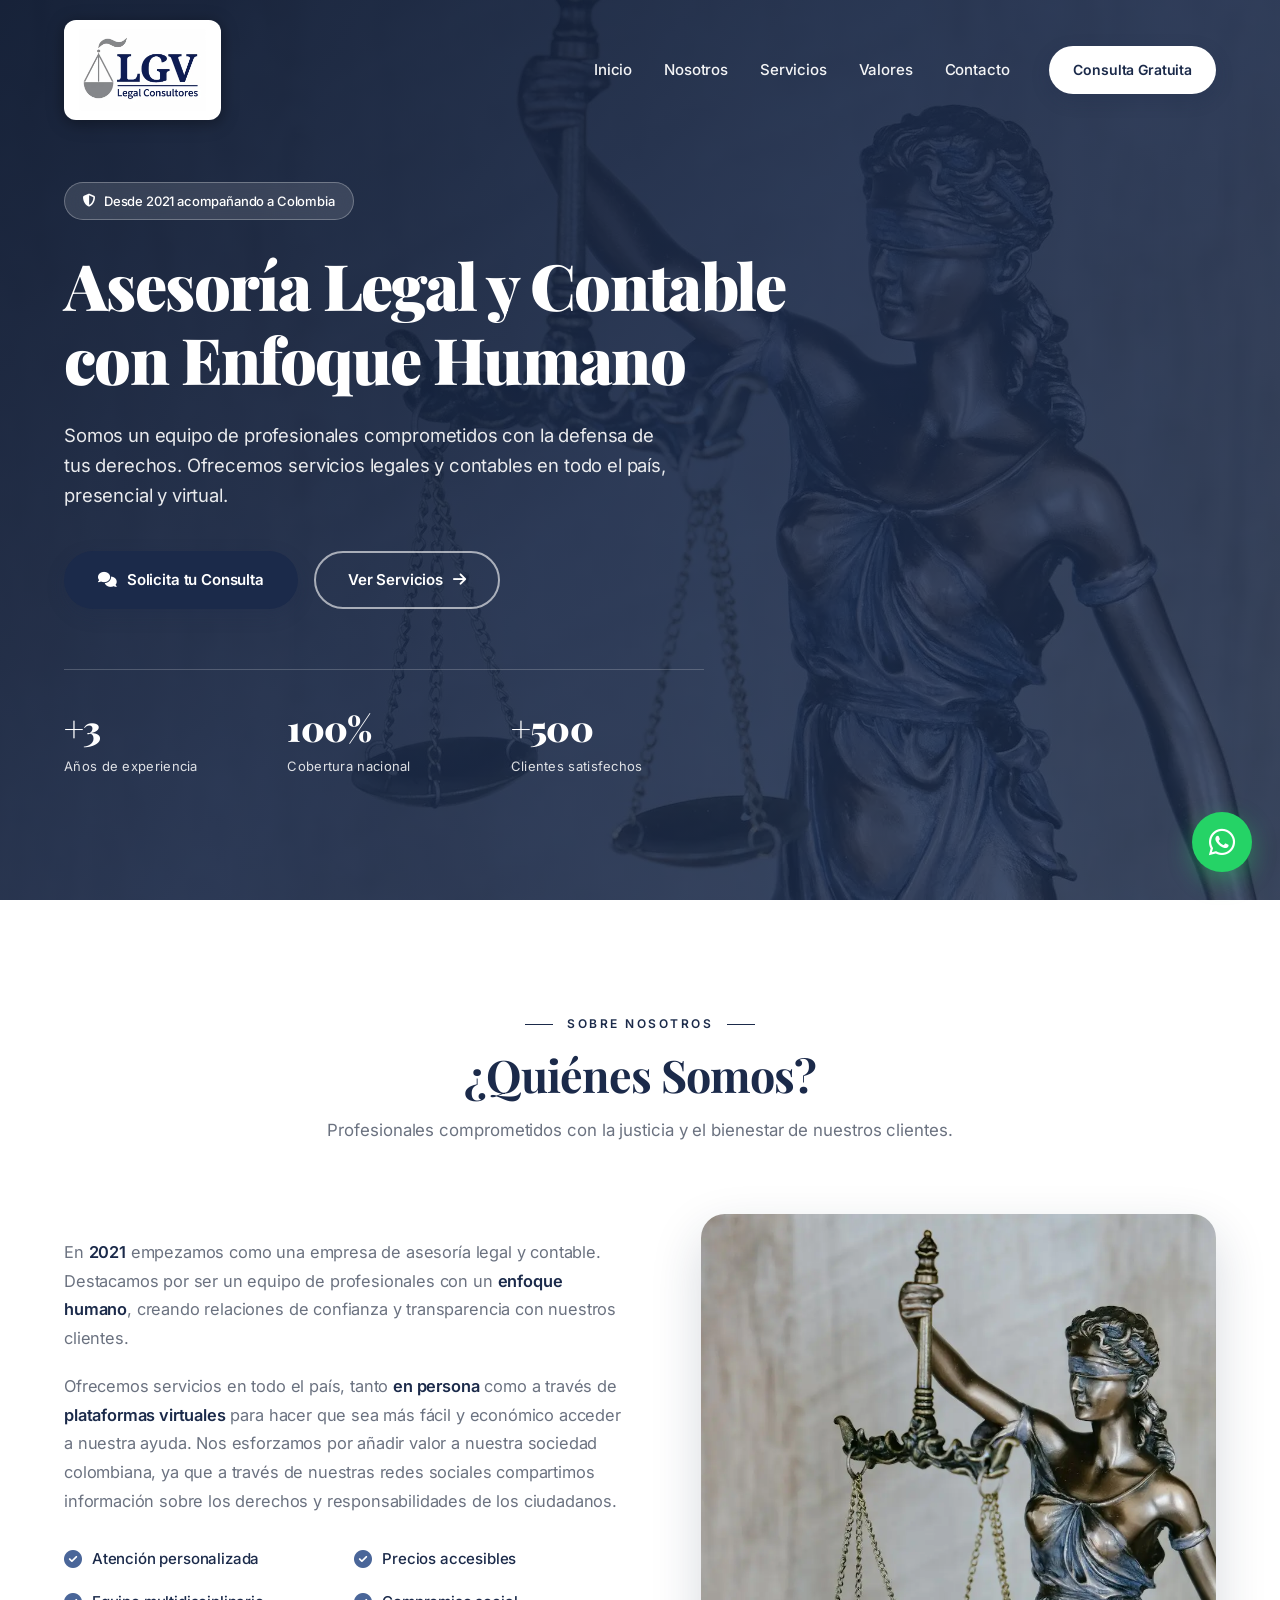
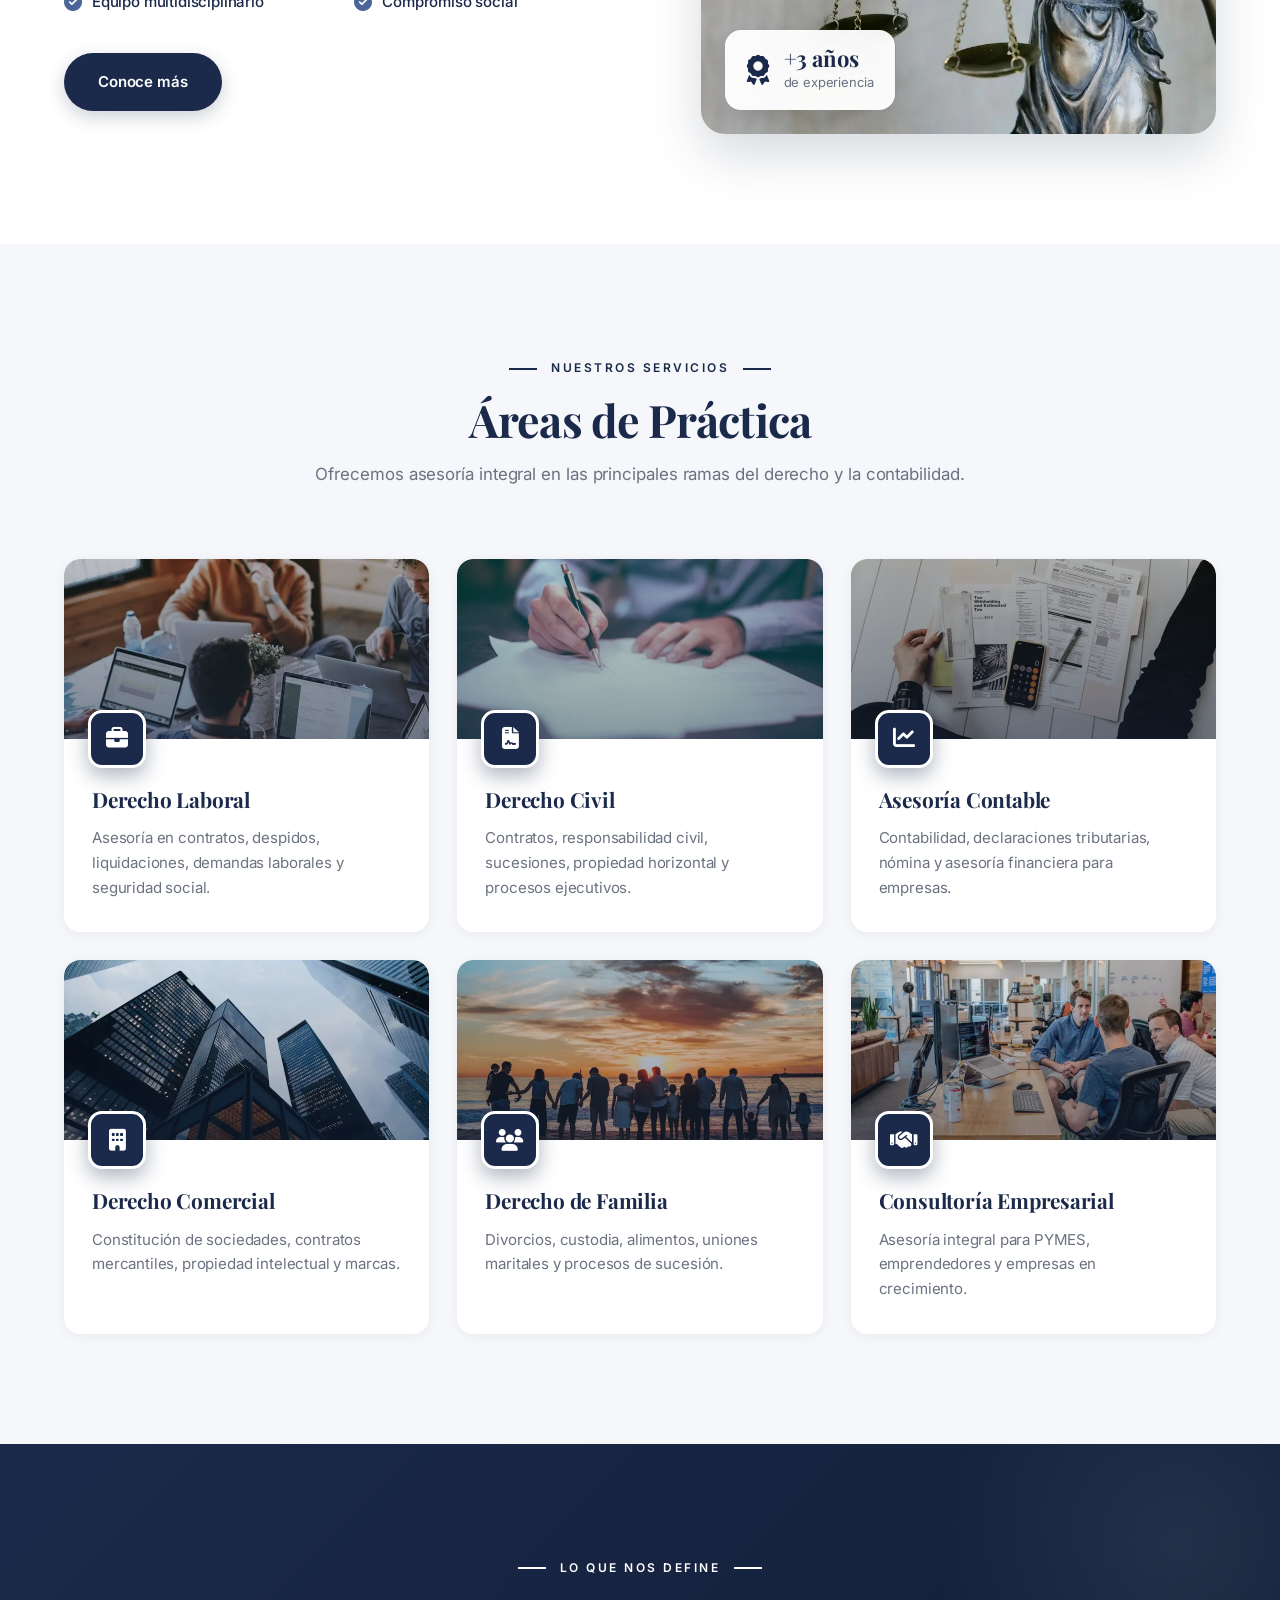
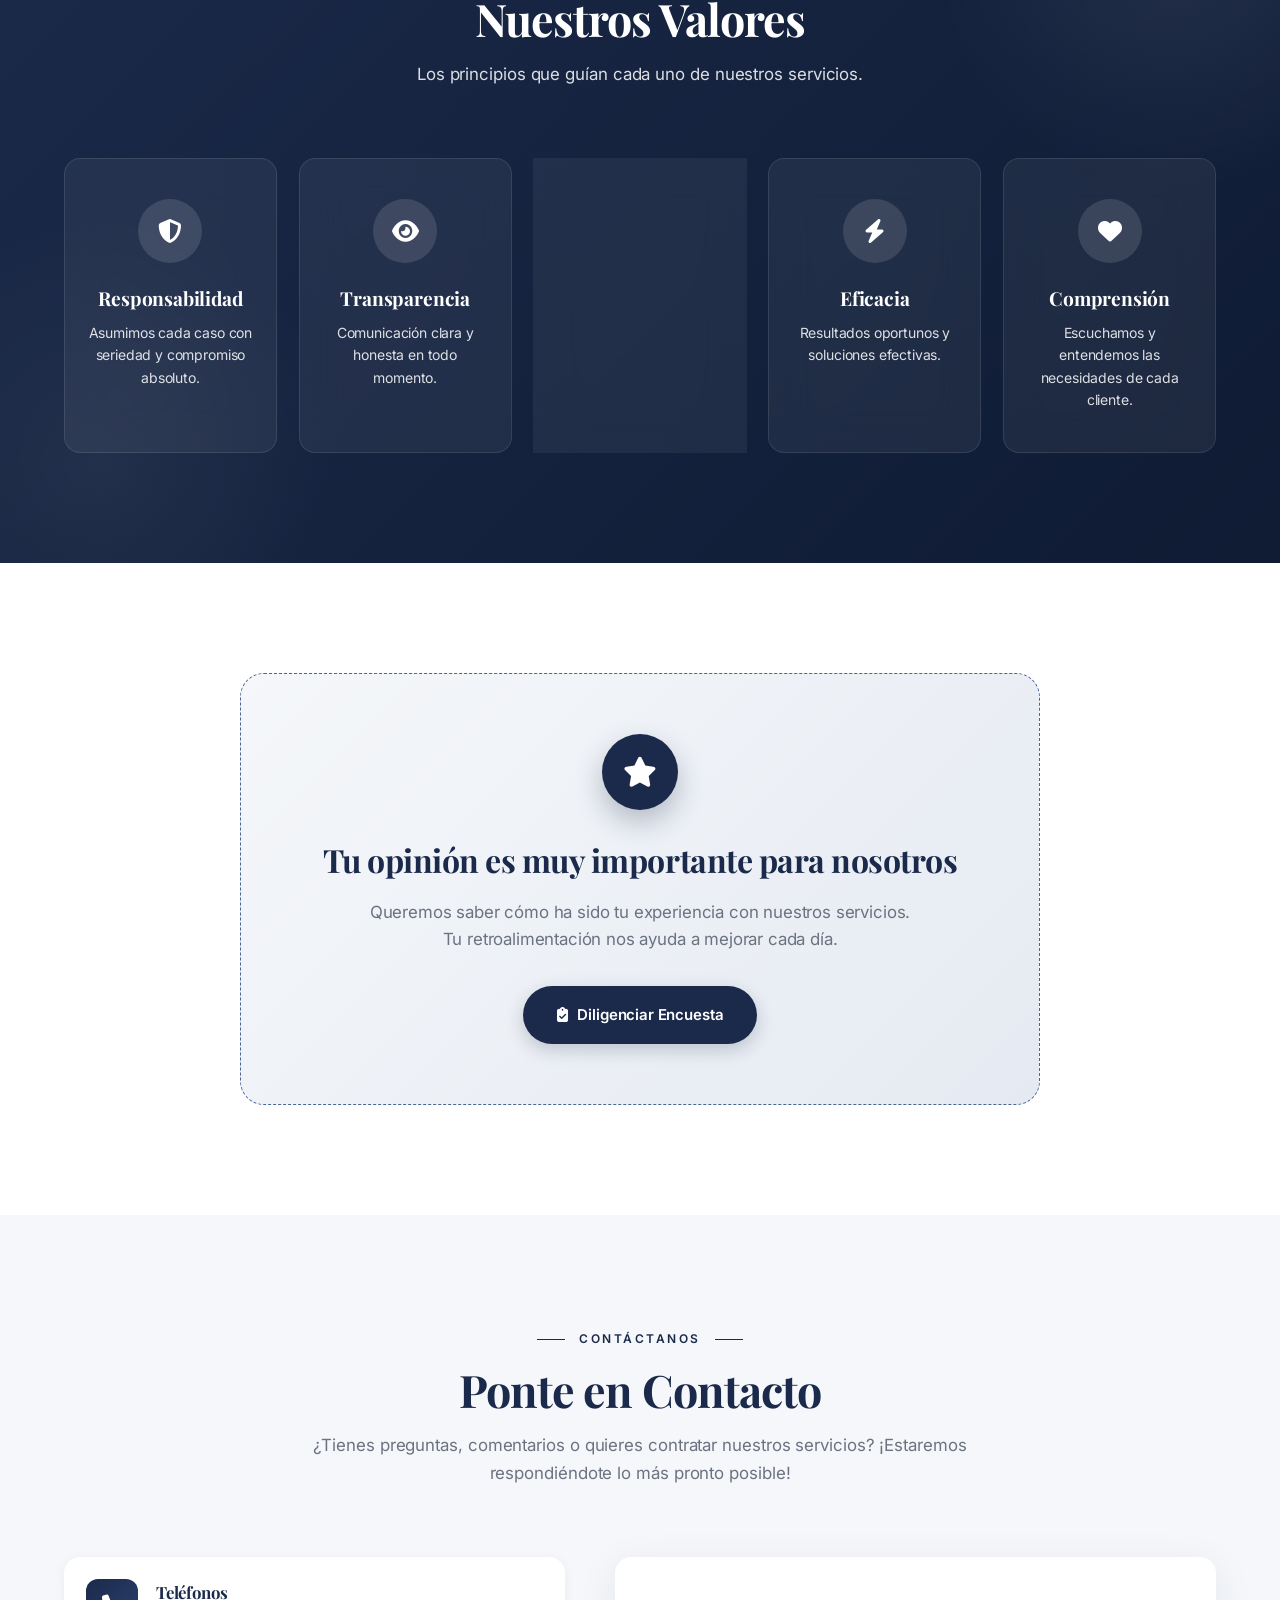
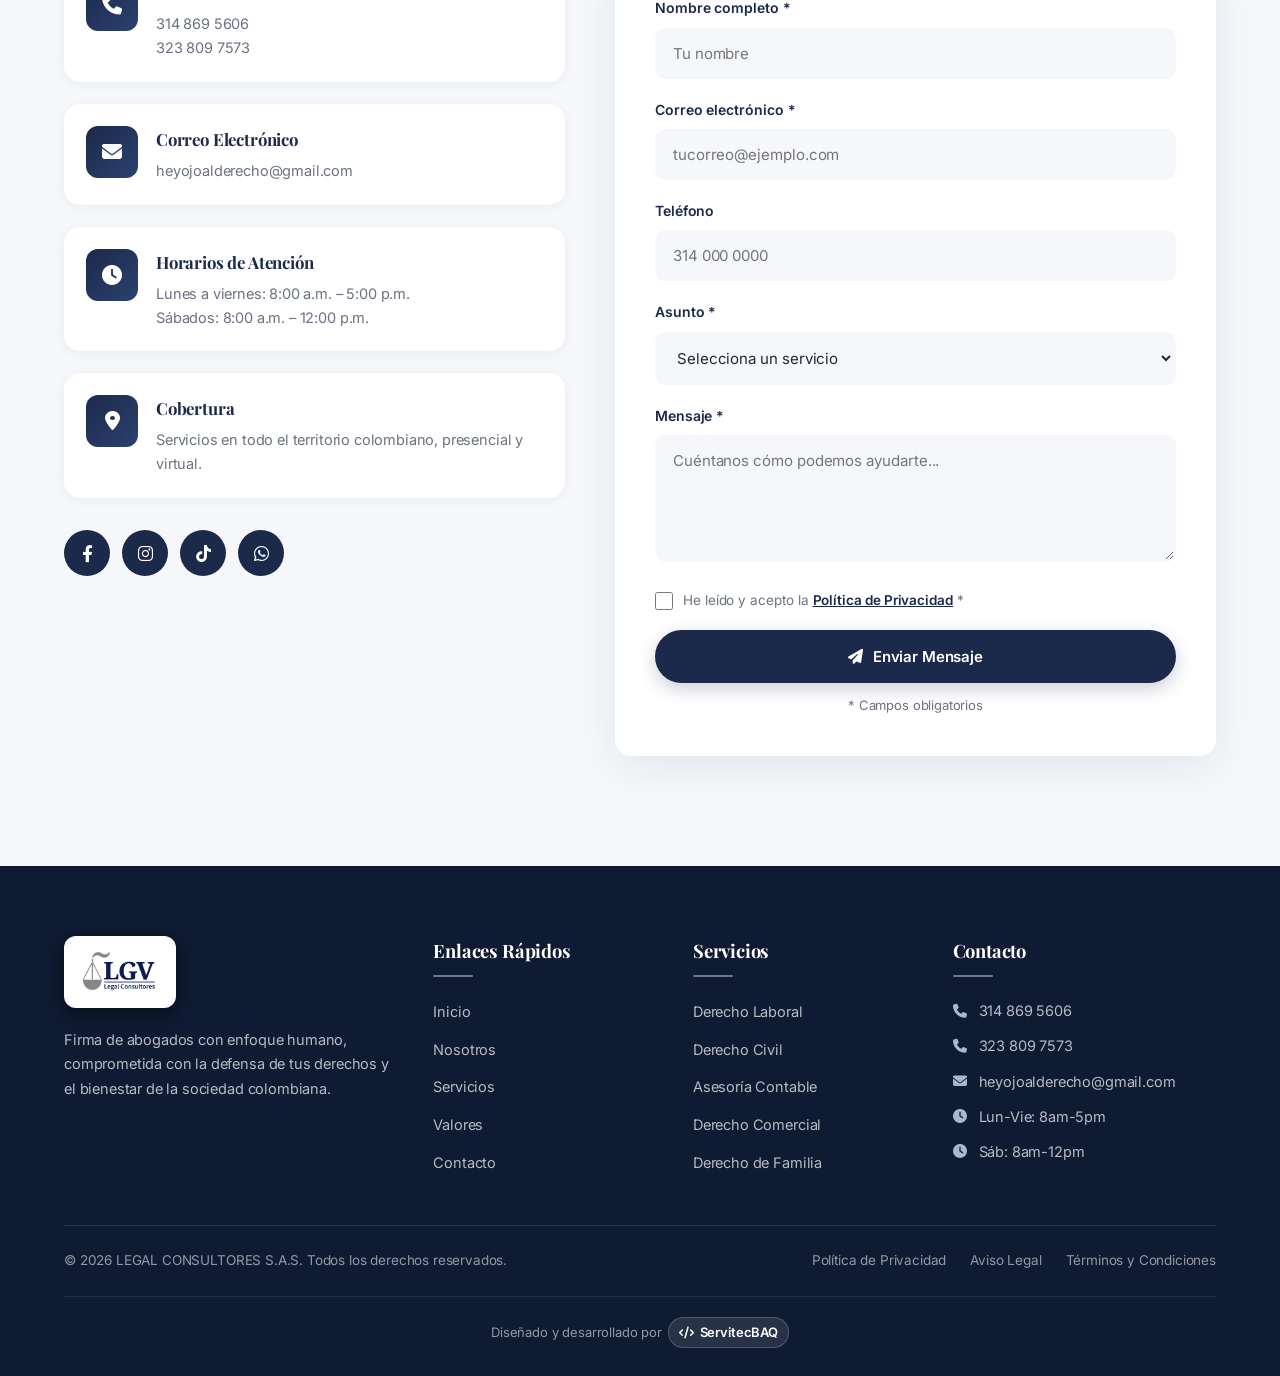
<file: index.html>
<!DOCTYPE html>
<html lang="es">
<head>
    <meta charset="UTF-8">
    <meta name="viewport" content="width=device-width, initial-scale=1.0, viewport-fit=cover">
    <meta name="description" content="LEGAL CONSULTORES S.A.S - Firma de abogados con enfoque humano. Asesoría legal y contable en toda Colombia. Consulta gratuita.">
    <meta name="keywords" content="abogados Colombia, asesoría legal, asesoría contable, consultores legales, derecho laboral, derecho civil">
    <meta name="author" content="LEGAL CONSULTORES S.A.S">
    <meta name="google-site-verification" content="rO4uZGSVhFXaSYaI8JaKTr7Zx9CF3KIlQY3F6qP6BrY" />
    <meta name="theme-color" content="#1B2A4A">
    <title>LEGAL CONSULTORES S.A.S | Asesoría Legal y Contable en Colombia</title>

    <!-- Favicon -->
    <link rel="icon" type="image/svg+xml" href="favicon.svg">

    <!-- Styles: incluye las fuentes autohospedadas y los iconos -->
    <link rel="stylesheet" href="styles.css">

    <!-- Criticos: fuentes, iconos y fondo del hero (LCP) -->
    <link rel="preload" as="font" type="font/woff2" href="webfonts/playfair-latin.woff2" crossorigin>
    <link rel="preload" as="font" type="font/woff2" href="webfonts/inter-latin.woff2" crossorigin>
    <link rel="preload" as="font" type="font/woff2" href="webfonts/fa-solid-subset.woff2" crossorigin>
    <link rel="preload" as="image" href="img/hero-m.webp" media="(max-width: 900px)" fetchpriority="high">
    <link rel="preload" as="image" href="img/hero-d.webp" media="(min-width: 901px)" fetchpriority="high">
    <!-- SEO y redes sociales -->
    <link rel="canonical" href="https://lgvlegalconsultores.com/">
    <meta property="og:type" content="website">
    <meta property="og:locale" content="es_CO">
    <meta property="og:site_name" content="LGV Legal Consultores">
    <meta property="og:title" content="LEGAL CONSULTORES S.A.S | Asesoría Legal y Contable en Colombia">
    <meta property="og:description" content="Firma de abogados con enfoque humano. Asesoría legal y contable en toda Colombia, presencial y virtual. Consulta gratuita.">
    <meta property="og:url" content="https://lgvlegalconsultores.com/">
    <meta property="og:image" content="https://lgvlegalconsultores.com/img/og-lgv.jpg">
    <meta property="og:image:width" content="1200">
    <meta property="og:image:height" content="630">
    <meta property="og:image:alt" content="Logotipo de LGV Legal Consultores sobre una balanza de la justicia">
    <meta name="twitter:card" content="summary_large_image">
    <meta name="twitter:title" content="LEGAL CONSULTORES S.A.S | Asesoría Legal y Contable en Colombia">
    <meta name="twitter:description" content="Firma de abogados con enfoque humano. Asesoría legal y contable en toda Colombia, presencial y virtual. Consulta gratuita.">
    <meta name="twitter:image" content="https://lgvlegalconsultores.com/img/og-lgv.jpg">

    <script type="application/ld+json">
    {
      "@context": "https://schema.org",
      "@type": "LegalService",
      "name": "LEGAL CONSULTORES S.A.S",
      "alternateName": "LGV Legal Consultores",
      "url": "https://lgvlegalconsultores.com/",
      "logo": "https://lgvlegalconsultores.com/img/logo-lgv.webp",
      "image": "https://lgvlegalconsultores.com/img/og-lgv.jpg",
      "description": "Firma de abogados con enfoque humano. Asesoría legal y contable en toda Colombia, presencial y virtual. Consulta gratuita.",
      "telephone": "+57 314 869 5606",
      "email": "heyojoalderecho@gmail.com",
      "foundingDate": "2021",
      "areaServed": {
        "@type": "Country",
        "name": "Colombia"
      },
      "openingHoursSpecification": [
        {
          "@type": "OpeningHoursSpecification",
          "dayOfWeek": [
            "Monday",
            "Tuesday",
            "Wednesday",
            "Thursday",
            "Friday"
          ],
          "opens": "08:00",
          "closes": "17:00"
        },
        {
          "@type": "OpeningHoursSpecification",
          "dayOfWeek": "Saturday",
          "opens": "08:00",
          "closes": "12:00"
        }
      ],
      "knowsAbout": [
        "Derecho laboral",
        "Derecho civil",
        "Derecho comercial",
        "Derecho de familia",
        "Asesoría contable",
        "Consultoría empresarial"
      ],
      "sameAs": [
        "https://www.facebook.com/Heyojoalderecho",
        "https://www.instagram.com/lgvlegalconsultores/",
        "https://www.tiktok.com/@lgv.legal.consult"
      ]
    }
    </script>
    <!-- Microsoft Clarity -->
    <script type="text/javascript">
    (function(c,l,a,r,i,t,y){
        c[a]=c[a]||function(){(c[a].q=c[a].q||[]).push(arguments)};
        t=l.createElement(r);t.async=1;t.src="https://www.clarity.ms/tag/"+i;
        y=l.getElementsByTagName(r)[0];y.parentNode.insertBefore(t,y);
    })(window, document, "clarity", "script", "z2b3axomu8");
    </script>
</head>
<body>

    <!-- ===== HEADER ===== -->
    <header class="header" id="header">
        <div class="container header__container">
            <a href="#inicio" class="logo" aria-label="LGV Legal Consultores - Inicio">
                <img src="img/logo-lgv.webp" width="500" height="323" alt="LGV Legal Consultores" class="logo__image" fetchpriority="high" decoding="async">
            </a>
            <nav class="nav" id="nav">
                <ul class="nav__list">
                    <li><a href="#inicio" class="nav__link">Inicio</a></li>
                    <li><a href="#nosotros" class="nav__link">Nosotros</a></li>
                    <li><a href="#servicios" class="nav__link">Servicios</a></li>
                    <li><a href="#valores" class="nav__link">Valores</a></li>
                    <li><a href="#contacto" class="nav__link">Contacto</a></li>
                </ul>
                <a href="#contacto" class="btn btn--primary nav__cta">Consulta Gratuita</a>
            </nav>

            <button class="nav-toggle" id="navToggle" aria-label="Abrir menú" aria-expanded="false">
                <span></span><span></span><span></span>
            </button>
        </div>
    </header>

    <!-- Overlay menú móvil -->
    <div class="nav-overlay" id="navOverlay"></div>

    <!-- ===== HERO ===== -->
    <section class="hero" id="inicio">
        <div class="hero__overlay"></div>
        <div class="container hero__container">
            <div class="hero__content">
                <span class="hero__badge">
                    <i class="fas fa-shield-alt"></i> Desde 2021 acompañando a Colombia
                </span>
                <h1 class="hero__title">
                    Asesoría Legal y Contable con <span class="highlight">Enfoque Humano</span>
                </h1>
                <p class="hero__subtitle">
                    Somos un equipo de profesionales comprometidos con la defensa de tus derechos.
                    Ofrecemos servicios legales y contables en todo el país, presencial y virtual.
                </p>
                <div class="hero__buttons">
                    <a href="#contacto" class="btn btn--primary">
                        <i class="fas fa-comments"></i> Solicita tu Consulta
                    </a>
                    <a href="#servicios" class="btn btn--outline">
                        Ver Servicios <i class="fas fa-arrow-right"></i>
                    </a>
                </div>
                <div class="hero__stats">
                    <div class="stat">
                        <span class="stat__number">+3</span>
                        <span class="stat__label">Años de experiencia</span>
                    </div>
                    <div class="stat">
                        <span class="stat__number">100%</span>
                        <span class="stat__label">Cobertura nacional</span>
                    </div>
                    <div class="stat">
                        <span class="stat__number">+500</span>
                        <span class="stat__label">Clientes satisfechos</span>
                    </div>
                </div>
            </div>
        </div>
    </section>

    <!-- ===== NOSOTROS ===== -->
    <section class="about section" id="nosotros">
        <div class="container">
            <div class="section__header">
                <span class="section__tag">Sobre Nosotros</span>
                <h2 class="section__title">¿Quiénes Somos?</h2>
                <p class="section__subtitle">
                    Profesionales comprometidos con la justicia y el bienestar de nuestros clientes.
                </p>
            </div>

            <div class="about__grid">
                <div class="about__content">
                    <p class="about__text">
                        En <strong>2021</strong> empezamos como una empresa de asesoría legal y contable.
                        Destacamos por ser un equipo de profesionales con un <strong>enfoque humano</strong>,
                        creando relaciones de confianza y transparencia con nuestros clientes.
                    </p>
                    <p class="about__text">
                        Ofrecemos servicios en todo el país, tanto <strong>en persona</strong> como a través de
                        <strong>plataformas virtuales</strong> para hacer que sea más fácil y económico acceder
                        a nuestra ayuda. Nos esforzamos por añadir valor a nuestra sociedad colombiana, ya que
                        a través de nuestras redes sociales compartimos información sobre los derechos y
                        responsabilidades de los ciudadanos.
                    </p>

                    <ul class="about__features">
                        <li><i class="fas fa-check-circle"></i> Atención personalizada</li>
                        <li><i class="fas fa-check-circle"></i> Precios accesibles</li>
                        <li><i class="fas fa-check-circle"></i> Equipo multidisciplinario</li>
                        <li><i class="fas fa-check-circle"></i> Compromiso social</li>
                    </ul>

                    <a href="#contacto" class="btn btn--primary">Conoce más</a>
                </div>

                <div class="about__image">
                    <div class="about__image-wrapper">
                        <img src="img/about.webp" width="880" height="880"
                             alt="Equipo de abogados de LEGAL CONSULTORES" loading="lazy" decoding="async">
                        <div class="about__badge">
                            <i class="fas fa-award"></i>
                            <div>
                                <strong>+3 años</strong>
                                <span>de experiencia</span>
                            </div>
                        </div>
                    </div>
                </div>
            </div>
        </div>
    </section>

    <!-- ===== SERVICIOS ===== -->
    <section class="services section" id="servicios">
        <div class="container">
            <div class="section__header">
                <span class="section__tag">Nuestros Servicios</span>
                <h2 class="section__title">Áreas de Práctica</h2>
                <p class="section__subtitle">
                    Ofrecemos asesoría integral en las principales ramas del derecho y la contabilidad.
                </p>
            </div>
            <div class="services__grid">
    <!-- Derecho Laboral -->
    <article class="service-card">
        <div class="service-card__image">
            <div class="service-card__slider">
                <img src="img/servicios/1521737711867-e3b97375f902.webp" width="746" height="360" alt="Derecho Laboral - Equipo de trabajo" loading="lazy" class="active" decoding="async">
                <img src="img/servicios/1521791136064-7986c2920216.webp" width="746" height="360" alt="Derecho Laboral - Contrato laboral" loading="lazy" decoding="async">
                <img src="img/servicios/1454165804606-c3d57bc86b40.webp" width="746" height="360" alt="Derecho Laboral - Reunión de negocios" loading="lazy" decoding="async">
            </div>
        </div>
        <div class="service-card__icon"><i class="fas fa-briefcase"></i></div>
        <div class="service-card__body">
            <h3 class="service-card__title">Derecho Laboral</h3>
            <p class="service-card__text">
                Asesoría en contratos, despidos, liquidaciones, demandas laborales y seguridad social.
            </p>
        </div>
    </article>

    <!-- Derecho Civil -->
    <article class="service-card">
        <div class="service-card__image">
            <div class="service-card__slider">
                <img src="img/servicios/1450101499163-c8848c66ca85.webp" width="746" height="360" alt="Derecho Civil - Firma de documentos" loading="lazy" class="active" decoding="async">
                <img src="img/servicios/1589391886645-d51941baf7fb.webp" width="746" height="360" alt="Derecho Civil - Contratos legales" loading="lazy" decoding="async">
                <img src="img/servicios/1505664194779-8beaceb93744.webp" width="746" height="360" alt="Derecho Civil - Libros de derecho" loading="lazy" decoding="async">
            </div>
        </div>
        <div class="service-card__icon"><i class="fas fa-file-contract"></i></div>
        <div class="service-card__body">
            <h3 class="service-card__title">Derecho Civil</h3>
            <p class="service-card__text">
                Contratos, responsabilidad civil, sucesiones, propiedad horizontal y procesos ejecutivos.
            </p>
        </div>
    </article>

    <!-- Asesoría Contable -->
    <article class="service-card">
        <div class="service-card__image">
            <div class="service-card__slider">
                <img src="img/servicios/1554224155-6726b3ff858f.webp" width="746" height="360" alt="Asesoría Contable - Documentos financieros" loading="lazy" class="active" decoding="async">
                <img src="img/servicios/1554224154-26032ffc0d07.webp" width="746" height="360" alt="Asesoría Contable - Cálculos y análisis" loading="lazy" decoding="async">
                <img src="img/servicios/1454165804606-c3d57bc86b40.webp" width="746" height="360" alt="Asesoría Contable - Reporte financiero" loading="lazy" decoding="async">
            </div>
        </div>
        <div class="service-card__icon"><i class="fas fa-chart-line"></i></div>
        <div class="service-card__body">
            <h3 class="service-card__title">Asesoría Contable</h3>
            <p class="service-card__text">
                Contabilidad, declaraciones tributarias, nómina y asesoría financiera para empresas.
            </p>
        </div>
    </article>

    <!-- Derecho Comercial -->
    <article class="service-card">
        <div class="service-card__image">
            <div class="service-card__slider">
                <img src="img/servicios/1486406146926-c627a92ad1ab.webp" width="746" height="360" alt="Derecho Comercial - Edificios corporativos" loading="lazy" class="active" decoding="async">
                <img src="img/servicios/1454165804606-c3d57bc86b40.webp" width="746" height="360" alt="Derecho Comercial - Reunión de negocios" loading="lazy" decoding="async">
                <img src="img/servicios/1551836022-d5d88e9218df.webp" width="746" height="360" alt="Derecho Comercial - Sociedad mercantil" loading="lazy" decoding="async">
            </div>
        </div>
        <div class="service-card__icon"><i class="fas fa-building"></i></div>
        <div class="service-card__body">
            <h3 class="service-card__title">Derecho Comercial</h3>
            <p class="service-card__text">
                Constitución de sociedades, contratos mercantiles, propiedad intelectual y marcas.
            </p>
        </div>
    </article>

    <!-- Derecho de Familia -->
    <article class="service-card">
        <div class="service-card__image">
            <div class="service-card__slider">
                <img src="img/servicios/1511895426328-dc8714191300.webp" width="746" height="360" alt="Derecho de Familia - Familia unida" loading="lazy" class="active" decoding="async">
                <img src="img/servicios/1609220136736-443140cffec6.webp" width="746" height="360" alt="Derecho de Familia - Padres e hijos" loading="lazy" decoding="async">
                <img src="img/servicios/1591604466107-ec97de577aff.webp" width="746" height="360" alt="Derecho de Familia - Unión familiar" loading="lazy" decoding="async">
            </div>
        </div>
        <div class="service-card__icon"><i class="fas fa-users"></i></div>
        <div class="service-card__body">
            <h3 class="service-card__title">Derecho de Familia</h3>
            <p class="service-card__text">
                Divorcios, custodia, alimentos, uniones maritales y procesos de sucesión.
            </p>
        </div>
    </article>

    <!-- Consultoría Empresarial -->
    <article class="service-card">
        <div class="service-card__image">
            <div class="service-card__slider">
                <img src="img/servicios/1556761175-b413da4baf72.webp" width="746" height="360" alt="Consultoría Empresarial - Reunión" loading="lazy" class="active" decoding="async">
                <img src="img/servicios/1542744173-8e7e53415bb0.webp" width="746" height="360" alt="Consultoría Empresarial - Presentación" loading="lazy" decoding="async">
                <img src="img/servicios/1552664730-d307ca884978.webp" width="746" height="360" alt="Consultoría Empresarial - Estrategia" loading="lazy" decoding="async">
            </div>
        </div>
        <div class="service-card__icon"><i class="fas fa-handshake"></i></div>
        <div class="service-card__body">
            <h3 class="service-card__title">Consultoría Empresarial</h3>
            <p class="service-card__text">
                Asesoría integral para PYMES, emprendedores y empresas en crecimiento.
            </p>
        </div>
    </article>
</div>
        </div>
    </section>

    <!-- ===== VALORES ===== -->
    <section class="values section" id="valores">
        <div class="container">
            <div class="section__header section__header--light">
                <span class="section__tag section__tag--light">Lo que nos define</span>
                <h2 class="section__title section__title--light">Nuestros Valores</h2>
                <p class="section__subtitle section__subtitle--light">
                    Los principios que guían cada uno de nuestros servicios.
                </p>
            </div>

            <div class="values__grid">
                <div class="value-card">
                    <div class="value-card__icon"><i class="fas fa-shield-alt"></i></div>
                    <h3>Responsabilidad</h3>
                    <p>Asumimos cada caso con seriedad y compromiso absoluto.</p>
                </div>

                <div class="value-card">
                    <div class="value-card__icon"><i class="fas fa-eye"></i></div>
                    <h3>Transparencia</h3>
                    <p>Comunicación clara y honesta en todo momento.</p>
                </div>

                <div class="value-card">
                    <div class="value-card__icon"><i class="fas fa-handshake"></i></div>
                    <h3>Confianza</h3>
                    <p>Construimos relaciones duraderas basadas en la credibilidad.</p>
                </div>

                <div class="value-card">
                    <div class="value-card__icon"><i class="fas fa-bolt"></i></div>
                    <h3>Eficacia</h3>
                    <p>Resultados oportunos y soluciones efectivas.</p>
                </div>

                <div class="value-card">
                    <div class="value-card__icon"><i class="fas fa-heart"></i></div>
                    <h3>Comprensión</h3>
                    <p>Escuchamos y entendemos las necesidades de cada cliente.</p>
                </div>
            </div>
        </div>
    </section>

    <!-- ===== ENCUESTA ===== -->
    <section class="survey section">
        <div class="container">
            <div class="survey__box">
                <div class="survey__icon"><i class="fas fa-star"></i></div>
                <h2 class="survey__title">Tu opinión es muy importante para nosotros</h2>
                <p class="survey__text">
                    Queremos saber cómo ha sido tu experiencia con nuestros servicios.
                    Tu retroalimentación nos ayuda a mejorar cada día.
                </p>
                <a href="https://docs.google.com/forms/d/e/1FAIpQLSfSvcBkOB14gTk9qfmu-XFKA4auaKduAy7Q8Je4lbOiNxJfGg/viewform?pli=1" class="btn btn--primary" target="_blank" rel="noopener">
                    <i class="fas fa-clipboard-check"></i> Diligenciar Encuesta
                </a>
            </div>
        </div>
    </section>

    <!-- ===== CONTACTO ===== -->
    <section class="contact section" id="contacto">
        <div class="container">
            <div class="section__header">
                <span class="section__tag">Contáctanos</span>
                <h2 class="section__title">Ponte en Contacto</h2>
                <p class="section__subtitle">
                    ¿Tienes preguntas, comentarios o quieres contratar nuestros servicios?
                    ¡Estaremos respondiéndote lo más pronto posible!
                </p>
            </div>

            <div class="contact__grid">
                <div class="contact__info">
                    <div class="contact__item">
                        <div class="contact__item-icon"><i class="fas fa-phone"></i></div>
                        <div>
                            <h3>Teléfonos</h3>
                            <a href="tel:3148695606">314 869 5606</a>
                            <a href="tel:3238097573">323 809 7573</a>
                        </div>
                    </div>

                    <div class="contact__item">
                        <div class="contact__item-icon"><i class="fas fa-envelope"></i></div>
                        <div>
                            <h3>Correo Electrónico</h3>
                            <a href="mailto:heyojoalderecho@gmail.com">heyojoalderecho@gmail.com</a>
                        </div>
                    </div>

                    <div class="contact__item">
                        <div class="contact__item-icon"><i class="fas fa-clock"></i></div>
                        <div>
                            <h3>Horarios de Atención</h3>
                            <p>Lunes a viernes: 8:00 a.m. – 5:00 p.m.</p>
                            <p>Sábados: 8:00 a.m. – 12:00 p.m.</p>
                        </div>
                    </div>

                    <div class="contact__item">
                        <div class="contact__item-icon"><i class="fas fa-map-marker-alt"></i></div>
                        <div>
                            <h3>Cobertura</h3>
                            <p>Servicios en todo el territorio colombiano, presencial y virtual.</p>
                        </div>
                    </div>

                    <div class="contact__social">
                        <a href="https://www.facebook.com/Heyojoalderecho" aria-label="Facebook" target="_blank" rel="noopener"><i class="fab fa-facebook-f"></i></a>
                        <a href="https://www.instagram.com/lgvlegalconsultores/" aria-label="Instagram" target="_blank" rel="noopener"><i class="fab fa-instagram"></i></a>
                        <a href="https://www.tiktok.com/@lgv.legal.consult" aria-label="TikTok" target="_blank" rel="noopener"><i class="fab fa-tiktok"></i></a>
                        <a href="https://wa.link/cxgte7" aria-label="WhatsApp" target="_blank" rel="noopener"><i class="fab fa-whatsapp"></i></a>
                    </div>
                </div>

                <form class="contact__form" id="contactForm" action="https://api.web3forms.com/submit" method="POST">
                    <!-- Reemplaza TU_ACCESS_KEY_AQUI por la clave que te llegó al correo -->
                    <input type="hidden" name="access_key" value="55069bed-9f83-4003-b927-54aaf3d71ab6">
    
                    <!-- Configuración opcional de Web3Forms -->
                    <input type="hidden" name="subject" value="Nueva consulta desde el sitio web - LGV Legal Consultores">
                    <input type="hidden" name="from_name" value="LGV Legal Consultores">
    
                    <!-- Redirección opcional o formato JSON (si prefieres AJAX mantenemos JSON) -->
                    <input type="checkbox" name="botcheck" class="hidden" style="display: none;">

                    <div class="form-group">
                        <label for="nombre">Nombre completo *</label>
                        <input type="text" id="nombre" name="nombre" required placeholder="Tu nombre" data-clarity-mask="true">
                    </div>

                    <div class="form-group">
                        <label for="email">Correo electrónico *</label>
                        <input type="email" id="email" name="email" required placeholder="tucorreo@ejemplo.com" data-clarity-mask="true">
                    </div>

                    <div class="form-group">
                        <label for="telefono">Teléfono</label>
                        <input type="tel" id="telefono" name="telefono" placeholder="314 000 0000" data-clarity-mask="true">
                    </div>

                    <div class="form-group">
                        <label for="asunto">Asunto *</label>
                        <select id="asunto" name="asunto" required data-clarity-mask="true">
                            <option value="">Selecciona un servicio</option>
                            <option value="laboral">Derecho Laboral</option>
                            <option value="civil">Derecho Civil</option>
                            <option value="contable">Asesoría Contable</option>
                            <option value="comercial">Derecho Comercial</option>
                            <option value="familia">Derecho de Familia</option>
                            <option value="empresarial">Consultoría Empresarial</option>
                            <option value="otro">Otro</option>
                        </select>
                    </div>

                    <div class="form-group">
                        <label for="mensaje">Mensaje *</label>
                        <textarea id="mensaje" name="mensaje" rows="5" required placeholder="Cuéntanos cómo podemos ayudarte..." data-clarity-mask="true"></textarea>
                    </div>

                    <div class="form-group form-group--checkbox">
                        <input type="checkbox" id="privacidad" name="privacidad" required>
                        <label for="privacidad">
                            He leído y acepto la <a href="politica-privacidad.html" target="_blank">Política de Privacidad</a> *
                        </label>
                    </div>

                    <button type="submit" class="btn btn--primary btn--block">
                        <i class="fas fa-paper-plane"></i> Enviar Mensaje
                    </button>
                    <p class="form-note">* Campos obligatorios</p>
                </form>
            </div>
        </div>
    </section>

    <!-- ===== FOOTER ===== -->
    <footer class="footer">
        <div class="container">
            <div class="footer__grid">
                <div class="footer__col">
                    <div class="logo logo--light">
                        <img src="img/logo-lgv.webp" width="500" height="323" alt="LGV Legal Consultores" class="logo__image logo__image--light" loading="lazy" decoding="async">
                    </div>
                    <p class="footer__text">
                        Firma de abogados con enfoque humano, comprometida con la defensa
                        de tus derechos y el bienestar de la sociedad colombiana.
                    </p>
                </div>

                <div class="footer__col">
                    <h4>Enlaces Rápidos</h4>
                    <ul class="footer__links">
                        <li><a href="#inicio">Inicio</a></li>
                        <li><a href="#nosotros">Nosotros</a></li>
                        <li><a href="#servicios">Servicios</a></li>
                        <li><a href="#valores">Valores</a></li>
                        <li><a href="#contacto">Contacto</a></li>
                    </ul>
                </div>

                <div class="footer__col">
                    <h4>Servicios</h4>
                    <ul class="footer__links">
                        <li><a href="#servicios">Derecho Laboral</a></li>
                        <li><a href="#servicios">Derecho Civil</a></li>
                        <li><a href="#servicios">Asesoría Contable</a></li>
                        <li><a href="#servicios">Derecho Comercial</a></li>
                        <li><a href="#servicios">Derecho de Familia</a></li>
                    </ul>
                </div>

                <div class="footer__col">
                    <h4>Contacto</h4>
                    <ul class="footer__contact">
                        <li><i class="fas fa-phone"></i> 314 869 5606</li>
                        <li><i class="fas fa-phone"></i> 323 809 7573</li>
                        <li><i class="fas fa-envelope"></i> heyojoalderecho@gmail.com</li>
                        <li><i class="fas fa-clock"></i> Lun-Vie: 8am-5pm</li>
                        <li><i class="fas fa-clock"></i> Sáb: 8am-12pm</li>
                    </ul>
                </div>
            </div>

            <div class="footer__bottom">
                <p>&copy; <span id="year"></span> LEGAL CONSULTORES S.A.S. Todos los derechos reservados.</p>
                <ul class="footer__legal">
                    <li><a href="politica-privacidad.html">Política de Privacidad</a></li>
                    <li><a href="aviso-legal.html">Aviso Legal</a></li>
                    <li><a href="terminos-condiciones.html">Términos y Condiciones</a></li>
                </ul>
            </div>

            <div class="footer__credit">
                <p>
                    Diseñado y desarrollado por
                    <a href="https://servitecbaq.com" target="_blank" rel="noopener" class="footer__credit-link">
                        <i class="fas fa-code"></i> ServitecBAQ
                    </a>
                </p>
            </div>
        </div>
    </footer>

    <!-- WhatsApp flotante -->
    <a href="https://wa.me/573148695606" class="whatsapp-float" target="_blank" rel="noopener" aria-label="Contactar por WhatsApp">
        <i class="fab fa-whatsapp"></i>
    </a>

    <!-- Volver arriba -->
    <button class="back-to-top" id="backToTop" aria-label="Volver arriba">
        <i class="fas fa-arrow-up"></i>
    </button>

    <!-- Scripts -->
    <script src="js/form.js"></script>
    <script>
        // Año dinámico
        document.getElementById('year').textContent = new Date().getFullYear();

        // Menú móvil
        const navToggle = document.getElementById('navToggle');
        const nav = document.getElementById('nav');
        const navOverlay = document.getElementById('navOverlay');

        function openMenu() {
            nav.classList.add('nav--open');
            navToggle.classList.add('nav-toggle--active');
            navOverlay.classList.add('nav-overlay--visible');
            navToggle.setAttribute('aria-expanded', 'true');
            document.body.style.overflow = 'hidden';
        }
        function closeMenu() {
            nav.classList.remove('nav--open');
            navToggle.classList.remove('nav-toggle--active');
            navOverlay.classList.remove('nav-overlay--visible');
            navToggle.setAttribute('aria-expanded', 'false');
            document.body.style.overflow = '';
        }
        navToggle.addEventListener('click', () => {
            nav.classList.contains('nav--open') ? closeMenu() : openMenu();
        });
        navOverlay.addEventListener('click', closeMenu);
        document.querySelectorAll('.nav__link, .nav__cta').forEach(link => {
            link.addEventListener('click', closeMenu);
        });
        document.addEventListener('keydown', (e) => {
            if (e.key === 'Escape') closeMenu();
        });

        // Header scroll
        const header = document.getElementById('header');
        window.addEventListener('scroll', () => {
            header.classList.toggle('header--scrolled', window.scrollY > 50);
        }, { passive: true });

        // Volver arriba
        const backToTop = document.getElementById('backToTop');
        window.addEventListener('scroll', () => {
            backToTop.classList.toggle('back-to-top--visible', window.scrollY > 400);
        }, { passive: true });
        backToTop.addEventListener('click', () => {
            window.scrollTo({ top: 0, behavior: 'smooth' });
        });

        // Animación scroll reveal
        const observer = new IntersectionObserver((entries) => {
            entries.forEach(entry => {
                if (entry.isIntersecting) {
                    entry.target.classList.add('visible');
                    observer.unobserve(entry.target);
                }
            });
        }, { threshold: 0.1, rootMargin: '0px 0px -50px 0px' });

        document.querySelectorAll('.section__header, .service-card, .value-card, .about__content, .about__image, .contact__info, .contact__form')
            .forEach(el => observer.observe(el));
    </script>
<script>
/* ===== CARRUSEL AUTOMÁTICO DE IMÁGENES ===== */
document.addEventListener('DOMContentLoaded', () => {
    const sliders = document.querySelectorAll('.service-card__slider');
    
    // Respeta preferencias de accesibilidad
    if (window.matchMedia('(prefers-reduced-motion: reduce)').matches) return;
    
    sliders.forEach((slider, index) => {
        const images = slider.querySelectorAll('img');
        if (images.length < 2) return;
        
        let currentIndex = 0;
        
        // Tiempo inicial aleatorio para que no cambien todas a la vez
        const initialDelay = index * 800;
        
        setTimeout(() => {
            setInterval(() => {
                // Quitar active de la actual
                images[currentIndex].classList.remove('active');
                
                // Siguiente imagen
                currentIndex = (currentIndex + 1) % images.length;
                
                // Poner active a la nueva
                images[currentIndex].classList.add('active');
            }, 4000); // Cambia cada 4 segundos
        }, initialDelay);
    });
});
</script>
</body>
</html>
</file>
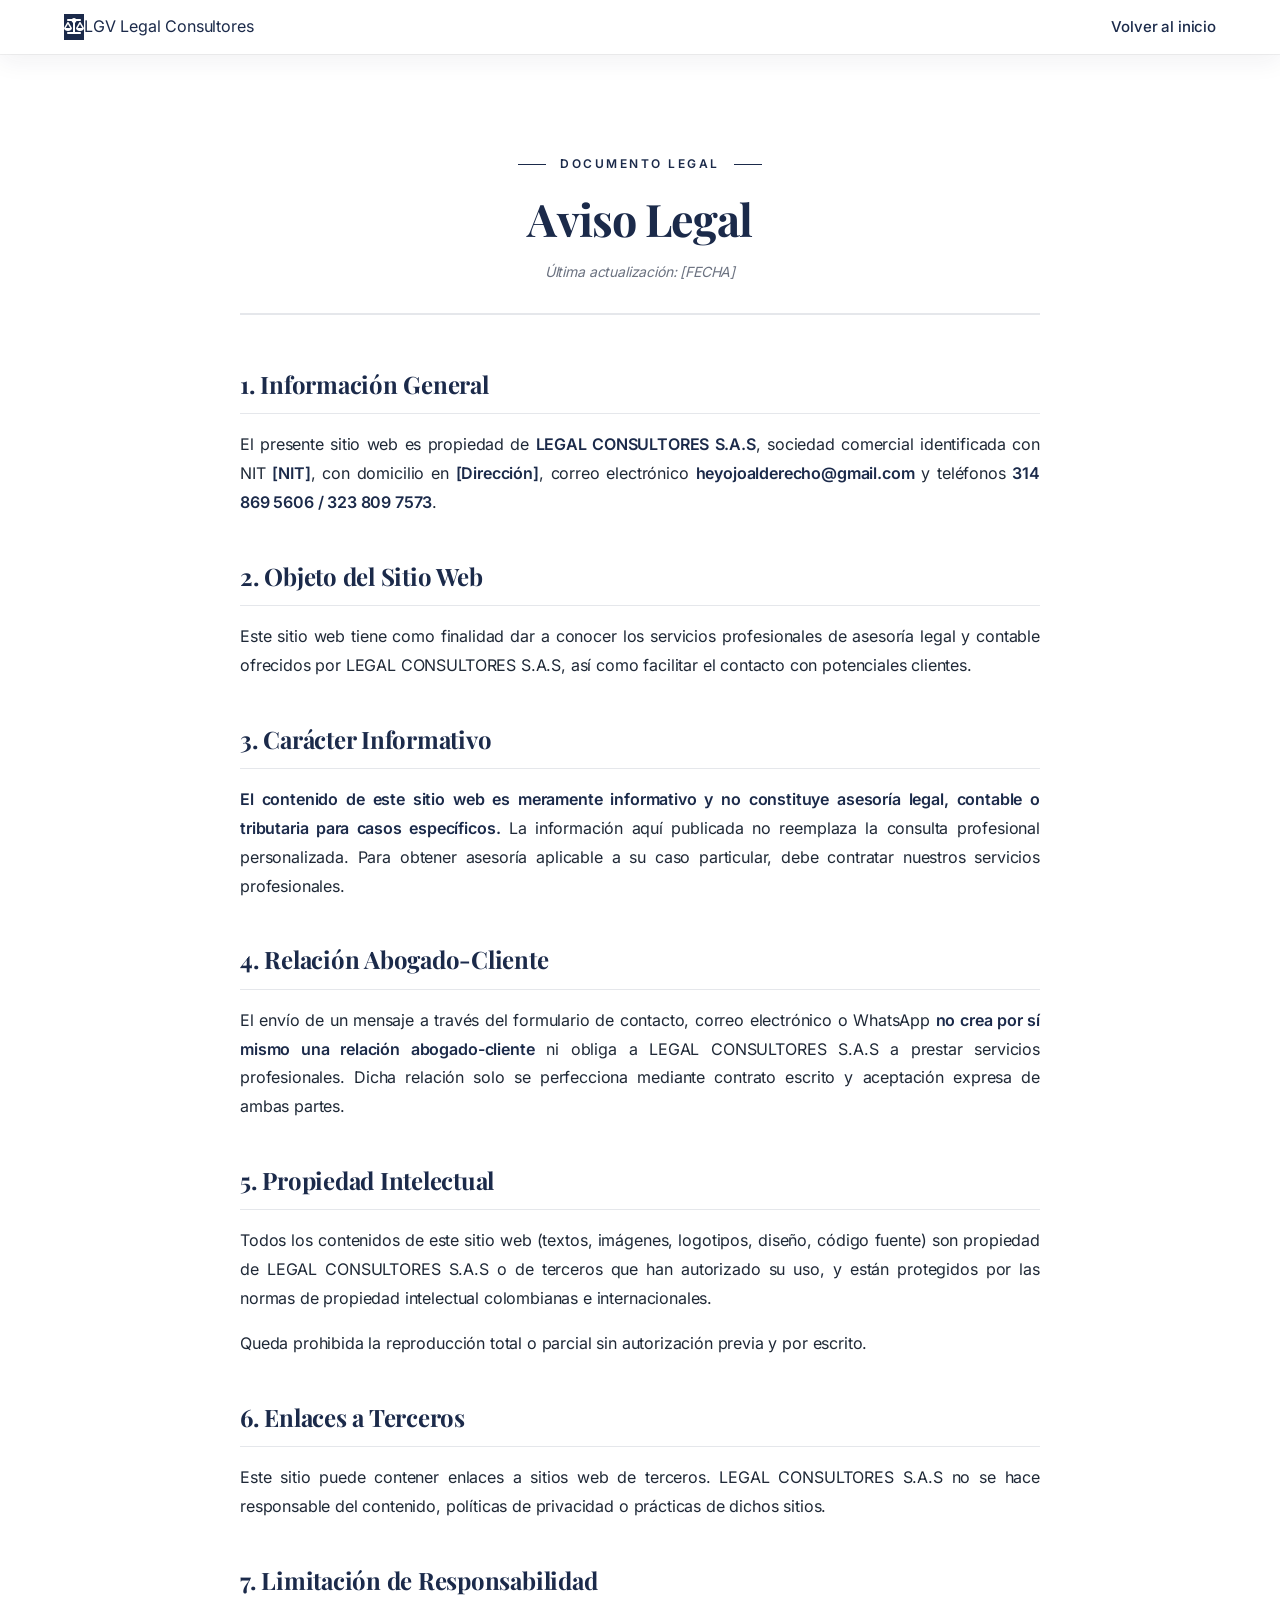
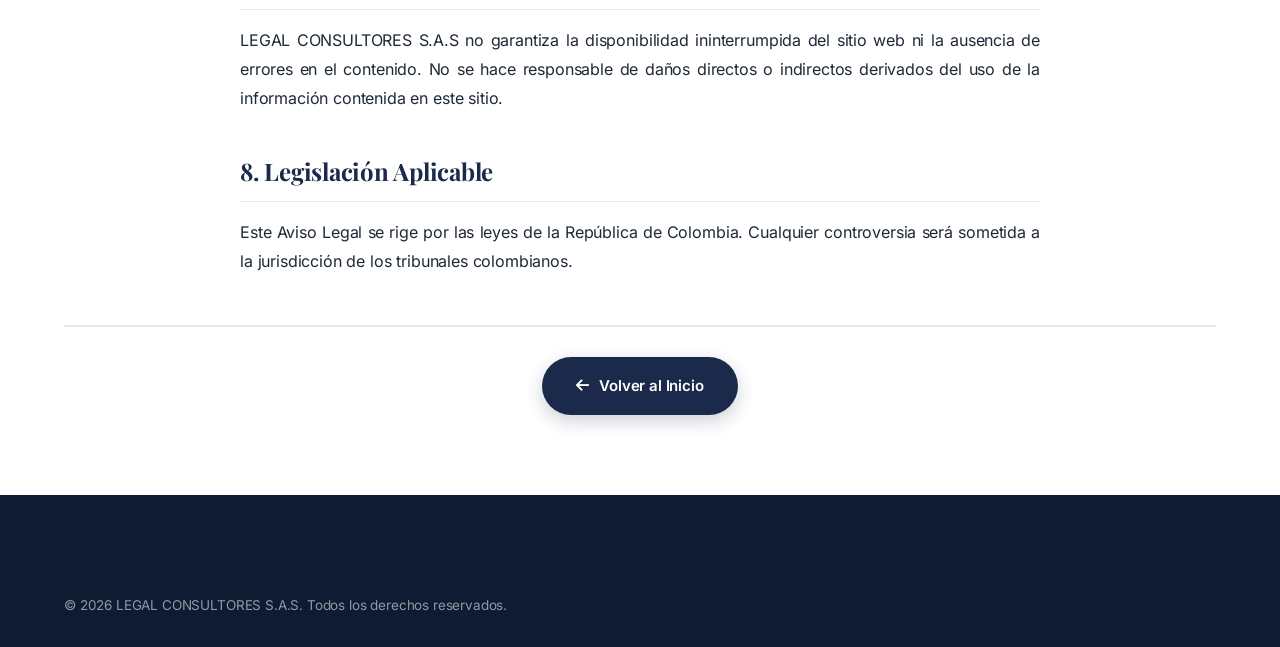
<file: aviso-legal.html>
<!DOCTYPE html>
<html lang="es">
<head>
    <meta charset="UTF-8">
    <meta name="viewport" content="width=device-width, initial-scale=1.0">
    <meta name="description" content="Aviso Legal de LEGAL CONSULTORES S.A.S">
    <title>Aviso Legal | LEGAL CONSULTORES S.A.S</title>
    <link rel="icon" type="image/svg+xml" href="favicon.svg">

    <!-- Styles: incluye las fuentes autohospedadas y los iconos -->
    <link rel="stylesheet" href="styles.css">
    <link rel="preload" as="font" type="font/woff2" href="webfonts/playfair-latin.woff2" crossorigin>
    <link rel="preload" as="font" type="font/woff2" href="webfonts/inter-latin.woff2" crossorigin>
    <link rel="preload" as="font" type="font/woff2" href="webfonts/fa-solid-subset.woff2" crossorigin>
    <!-- SEO y redes sociales -->
    <link rel="canonical" href="https://lgvlegalconsultores.com/aviso-legal.html">
    <meta property="og:type" content="article">
    <meta property="og:locale" content="es_CO">
    <meta property="og:site_name" content="LGV Legal Consultores">
    <meta property="og:title" content="Aviso Legal | LEGAL CONSULTORES S.A.S">
    <meta property="og:description" content="Información legal sobre el titular, finalidad y condiciones de uso del sitio web de LEGAL CONSULTORES S.A.S.">
    <meta property="og:url" content="https://lgvlegalconsultores.com/aviso-legal.html">
    <meta property="og:image" content="https://lgvlegalconsultores.com/img/og-lgv.jpg">
    <meta property="og:image:width" content="1200">
    <meta property="og:image:height" content="630">
    <meta property="og:image:alt" content="Logotipo de LGV Legal Consultores sobre una balanza de la justicia">
    <meta name="twitter:card" content="summary_large_image">
    <meta name="twitter:title" content="Aviso Legal | LEGAL CONSULTORES S.A.S">
    <meta name="twitter:description" content="Información legal sobre el titular, finalidad y condiciones de uso del sitio web de LEGAL CONSULTORES S.A.S.">
    <meta name="twitter:image" content="https://lgvlegalconsultores.com/img/og-lgv.jpg">
    <!-- Microsoft Clarity -->
    <script type="text/javascript">
    (function(c,l,a,r,i,t,y){
        c[a]=c[a]||function(){(c[a].q=c[a].q||[]).push(arguments)};
        t=l.createElement(r);t.async=1;t.src="https://www.clarity.ms/tag/"+i;
        y=l.getElementsByTagName(r)[0];y.parentNode.insertBefore(t,y);
    })(window, document, "clarity", "script", "z2b3axomu8");
    </script>
</head>

<body class="legal-page">

    <header class="header header--scrolled">
        <div class="container header__container">
            <a href="index.html" class="logo">
                <span class="logo__icon"><i class="fas fa-balance-scale"></i></span>
                <div class="logo__text">
                    <span class="logo__title">LGV</span>
                    <span class="logo__subtitle">Legal Consultores</span>
                </div>
            </a>
            <nav class="nav" style="display:flex;">
                <ul class="nav__list">
                    <li><a href="index.html" class="nav__link">Volver al inicio</a></li>
                </ul>
            </nav>
        </div>
    </header>

    <main class="legal-content">
        <div class="container">
            <div class="legal-header">
                <span class="section__tag">Documento Legal</span>
                <h1 class="section__title">Aviso Legal</h1>
                <p class="legal-date">Última actualización: [FECHA]</p>
            </div>

            <div class="legal-body">
                <h2>1. Información General</h2>
                <p>
                    El presente sitio web es propiedad de <strong>LEGAL CONSULTORES S.A.S</strong>,
                    sociedad comercial identificada con NIT <strong>[NIT]</strong>, con domicilio en
                    <strong>[Dirección]</strong>, correo electrónico <strong>heyojoalderecho@gmail.com</strong>
                    y teléfonos <strong>314 869 5606 / 323 809 7573</strong>.
                </p>

                <h2>2. Objeto del Sitio Web</h2>
                <p>
                    Este sitio web tiene como finalidad dar a conocer los servicios profesionales de
                    asesoría legal y contable ofrecidos por LEGAL CONSULTORES S.A.S, así como facilitar
                    el contacto con potenciales clientes.
                </p>

                <h2>3. Carácter Informativo</h2>
                <p>
                    <strong>El contenido de este sitio web es meramente informativo y no constituye
                    asesoría legal, contable o tributaria para casos específicos.</strong> La información
                    aquí publicada no reemplaza la consulta profesional personalizada. Para obtener
                    asesoría aplicable a su caso particular, debe contratar nuestros servicios
                    profesionales.
                </p>

                <h2>4. Relación Abogado-Cliente</h2>
                <p>
                    El envío de un mensaje a través del formulario de contacto, correo electrónico o
                    WhatsApp <strong>no crea por sí mismo una relación abogado-cliente</strong> ni
                    obliga a LEGAL CONSULTORES S.A.S a prestar servicios profesionales. Dicha relación
                    solo se perfecciona mediante contrato escrito y aceptación expresa de ambas partes.
                </p>

                <h2>5. Propiedad Intelectual</h2>
                <p>
                    Todos los contenidos de este sitio web (textos, imágenes, logotipos, diseño,
                    código fuente) son propiedad de LEGAL CONSULTORES S.A.S o de terceros que han
                    autorizado su uso, y están protegidos por las normas de propiedad intelectual
                    colombianas e internacionales.
                </p>
                <p>
                    Queda prohibida la reproducción total o parcial sin autorización previa y por
                    escrito.
                </p>

                <h2>6. Enlaces a Terceros</h2>
                <p>
                    Este sitio puede contener enlaces a sitios web de terceros. LEGAL CONSULTORES
                    S.A.S no se hace responsable del contenido, políticas de privacidad o prácticas
                    de dichos sitios.
                </p>

                <h2>7. Limitación de Responsabilidad</h2>
                <p>
                    LEGAL CONSULTORES S.A.S no garantiza la disponibilidad ininterrumpida del sitio
                    web ni la ausencia de errores en el contenido. No se hace responsable de daños
                    directos o indirectos derivados del uso de la información contenida en este sitio.
                </p>

                <h2>8. Legislación Aplicable</h2>
                <p>
                    Este Aviso Legal se rige por las leyes de la República de Colombia. Cualquier
                    controversia será sometida a la jurisdicción de los tribunales colombianos.
                </p>
            </div>

            <div class="legal-actions">
                <a href="index.html" class="btn btn--primary">
                    <i class="fas fa-arrow-left"></i> Volver al Inicio
                </a>
            </div>
        </div>
    </main>

    <footer class="footer">
        <div class="container">
            <div class="footer__bottom" style="padding: 30px 0;">
                <p>&copy; <span id="year"></span> LEGAL CONSULTORES S.A.S. Todos los derechos reservados.</p>
            </div>
        </div>
    </footer>

    <script>
        document.getElementById('year').textContent = new Date().getFullYear();
    </script>
</body>
</html>
</file>
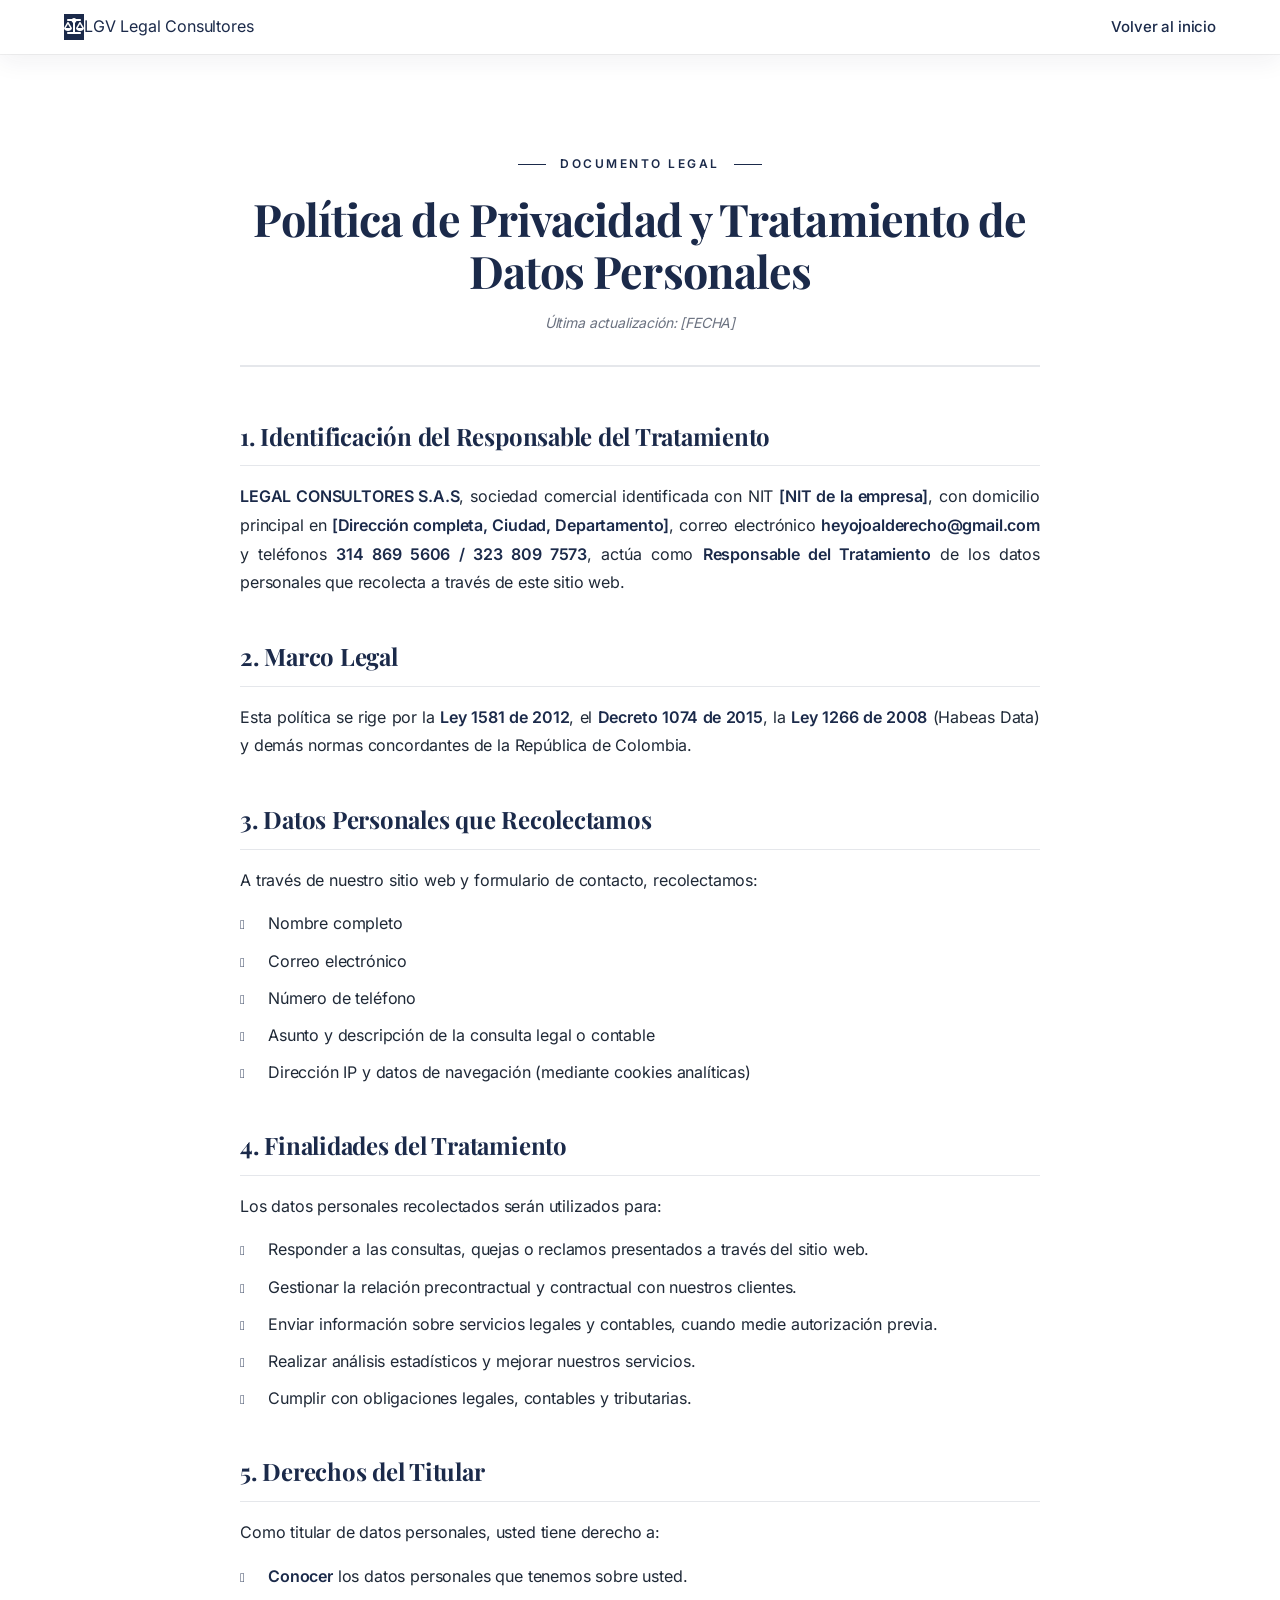
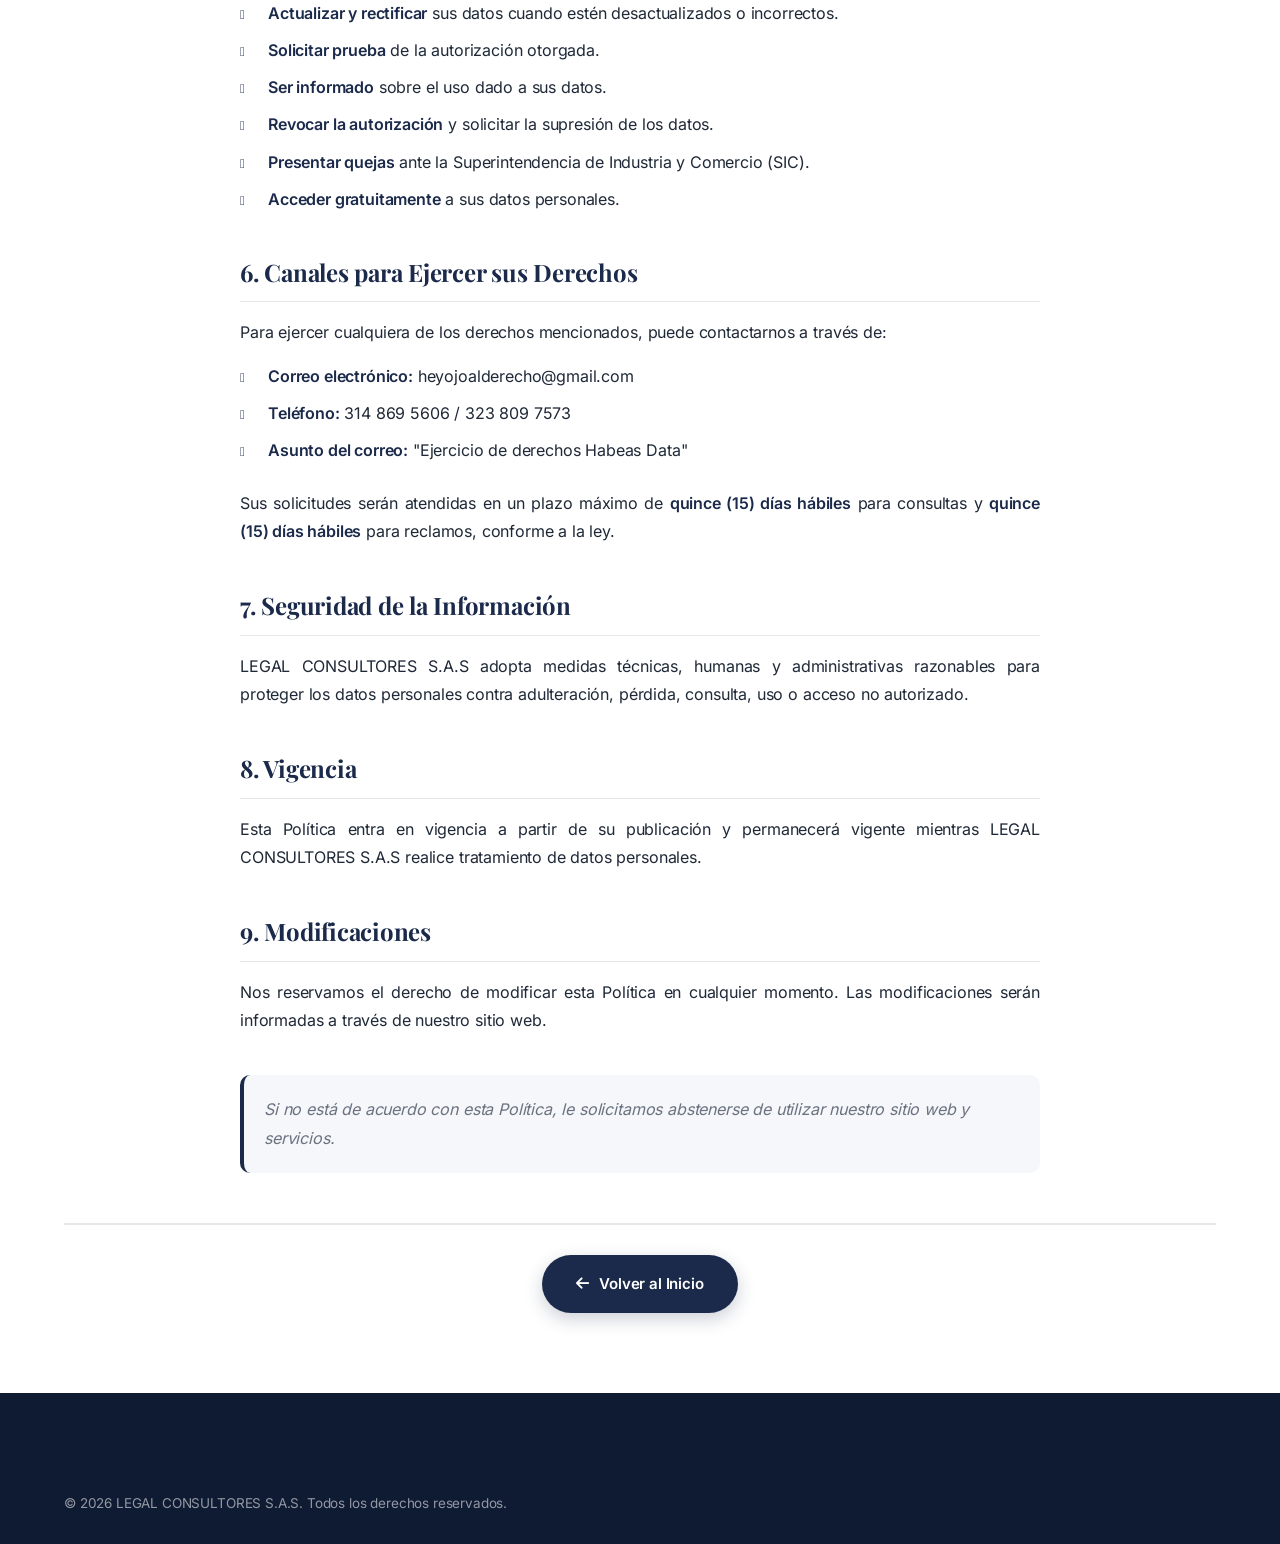
<file: politica-privacidad.html>
<!DOCTYPE html>
<html lang="es">
<head>
    <meta charset="UTF-8">
    <meta name="viewport" content="width=device-width, initial-scale=1.0">
    <meta name="description" content="Política de Privacidad y Tratamiento de Datos Personales de LEGAL CONSULTORES S.A.S">
    <title>Política de Privacidad | LEGAL CONSULTORES S.A.S</title>
    <link rel="icon" type="image/svg+xml" href="favicon.svg">

    <!-- Styles: incluye las fuentes autohospedadas y los iconos -->
    <link rel="stylesheet" href="styles.css">
    <link rel="preload" as="font" type="font/woff2" href="webfonts/playfair-latin.woff2" crossorigin>
    <link rel="preload" as="font" type="font/woff2" href="webfonts/inter-latin.woff2" crossorigin>
    <link rel="preload" as="font" type="font/woff2" href="webfonts/fa-solid-subset.woff2" crossorigin>
    <!-- SEO y redes sociales -->
    <link rel="canonical" href="https://lgvlegalconsultores.com/politica-privacidad.html">
    <meta property="og:type" content="article">
    <meta property="og:locale" content="es_CO">
    <meta property="og:site_name" content="LGV Legal Consultores">
    <meta property="og:title" content="Política de Privacidad | LEGAL CONSULTORES S.A.S">
    <meta property="og:description" content="Política de Privacidad y Tratamiento de Datos Personales de LEGAL CONSULTORES S.A.S">
    <meta property="og:url" content="https://lgvlegalconsultores.com/politica-privacidad.html">
    <meta property="og:image" content="https://lgvlegalconsultores.com/img/og-lgv.jpg">
    <meta property="og:image:width" content="1200">
    <meta property="og:image:height" content="630">
    <meta property="og:image:alt" content="Logotipo de LGV Legal Consultores sobre una balanza de la justicia">
    <meta name="twitter:card" content="summary_large_image">
    <meta name="twitter:title" content="Política de Privacidad | LEGAL CONSULTORES S.A.S">
    <meta name="twitter:description" content="Política de Privacidad y Tratamiento de Datos Personales de LEGAL CONSULTORES S.A.S">
    <meta name="twitter:image" content="https://lgvlegalconsultores.com/img/og-lgv.jpg">
    <!-- Microsoft Clarity -->
    <script type="text/javascript">
    (function(c,l,a,r,i,t,y){
        c[a]=c[a]||function(){(c[a].q=c[a].q||[]).push(arguments)};
        t=l.createElement(r);t.async=1;t.src="https://www.clarity.ms/tag/"+i;
        y=l.getElementsByTagName(r)[0];y.parentNode.insertBefore(t,y);
    })(window, document, "clarity", "script", "z2b3axomu8");
    </script>
</head>

<body class="legal-page">

    <header class="header header--scrolled">
        <div class="container header__container">
            <a href="index.html" class="logo">
                <span class="logo__icon"><i class="fas fa-balance-scale"></i></span>
                <div class="logo__text">
                    <span class="logo__title">LGV</span>
                    <span class="logo__subtitle">Legal Consultores</span>
                </div>
            </a>
            <nav class="nav" style="display:flex;">
                <ul class="nav__list">
                    <li><a href="index.html" class="nav__link">Volver al inicio</a></li>
                </ul>
            </nav>
        </div>
    </header>

    <main class="legal-content">
        <div class="container">
            <div class="legal-header">
                <span class="section__tag">Documento Legal</span>
                <h1 class="section__title">Política de Privacidad y Tratamiento de Datos Personales</h1>
                <p class="legal-date">Última actualización: [FECHA]</p>
            </div>

            <div class="legal-body">
                <h2>1. Identificación del Responsable del Tratamiento</h2>
                <p>
                    <strong>LEGAL CONSULTORES S.A.S</strong>, sociedad comercial identificada con NIT
                    <strong>[NIT de la empresa]</strong>, con domicilio principal en
                    <strong>[Dirección completa, Ciudad, Departamento]</strong>, correo electrónico
                    <strong>heyojoalderecho@gmail.com</strong> y teléfonos <strong>314 869 5606 / 323 809 7573</strong>,
                    actúa como <strong>Responsable del Tratamiento</strong> de los datos personales que
                    recolecta a través de este sitio web.
                </p>

                <h2>2. Marco Legal</h2>
                <p>
                    Esta política se rige por la <strong>Ley 1581 de 2012</strong>, el
                    <strong>Decreto 1074 de 2015</strong>, la <strong>Ley 1266 de 2008</strong> (Habeas Data)
                    y demás normas concordantes de la República de Colombia.
                </p>

                <h2>3. Datos Personales que Recolectamos</h2>
                <p>A través de nuestro sitio web y formulario de contacto, recolectamos:</p>
                <ul>
                    <li>Nombre completo</li>
                    <li>Correo electrónico</li>
                    <li>Número de teléfono</li>
                    <li>Asunto y descripción de la consulta legal o contable</li>
                    <li>Dirección IP y datos de navegación (mediante cookies analíticas)</li>
                </ul>

                <h2>4. Finalidades del Tratamiento</h2>
                <p>Los datos personales recolectados serán utilizados para:</p>
                <ul>
                    <li>Responder a las consultas, quejas o reclamos presentados a través del sitio web.</li>
                    <li>Gestionar la relación precontractual y contractual con nuestros clientes.</li>
                    <li>Enviar información sobre servicios legales y contables, cuando medie autorización previa.</li>
                    <li>Realizar análisis estadísticos y mejorar nuestros servicios.</li>
                    <li>Cumplir con obligaciones legales, contables y tributarias.</li>
                </ul>

                <h2>5. Derechos del Titular</h2>
                <p>Como titular de datos personales, usted tiene derecho a:</p>
                <ul>
                    <li><strong>Conocer</strong> los datos personales que tenemos sobre usted.</li>
                    <li><strong>Actualizar y rectificar</strong> sus datos cuando estén desactualizados o incorrectos.</li>
                    <li><strong>Solicitar prueba</strong> de la autorización otorgada.</li>
                    <li><strong>Ser informado</strong> sobre el uso dado a sus datos.</li>
                    <li><strong>Revocar la autorización</strong> y solicitar la supresión de los datos.</li>
                    <li><strong>Presentar quejas</strong> ante la Superintendencia de Industria y Comercio (SIC).</li>
                    <li><strong>Acceder gratuitamente</strong> a sus datos personales.</li>
                </ul>

                <h2>6. Canales para Ejercer sus Derechos</h2>
                <p>
                    Para ejercer cualquiera de los derechos mencionados, puede contactarnos a través de:
                </p>
                <ul>
                    <li><strong>Correo electrónico:</strong> heyojoalderecho@gmail.com</li>
                    <li><strong>Teléfono:</strong> 314 869 5606 / 323 809 7573</li>
                    <li><strong>Asunto del correo:</strong> "Ejercicio de derechos Habeas Data"</li>
                </ul>
                <p>
                    Sus solicitudes serán atendidas en un plazo máximo de <strong>quince (15) días hábiles</strong>
                    para consultas y <strong>quince (15) días hábiles</strong> para reclamos, conforme a la ley.
                </p>

                <h2>7. Seguridad de la Información</h2>
                <p>
                    LEGAL CONSULTORES S.A.S adopta medidas técnicas, humanas y administrativas razonables
                    para proteger los datos personales contra adulteración, pérdida, consulta, uso o acceso
                    no autorizado.
                </p>

                <h2>8. Vigencia</h2>
                <p>
                    Esta Política entra en vigencia a partir de su publicación y permanecerá vigente mientras
                    LEGAL CONSULTORES S.A.S realice tratamiento de datos personales.
                </p>

                <h2>9. Modificaciones</h2>
                <p>
                    Nos reservamos el derecho de modificar esta Política en cualquier momento. Las
                    modificaciones serán informadas a través de nuestro sitio web.
                </p>

                <p class="legal-footer-note">
                    Si no está de acuerdo con esta Política, le solicitamos abstenerse de utilizar
                    nuestro sitio web y servicios.
                </p>
            </div>

            <div class="legal-actions">
                <a href="index.html" class="btn btn--primary">
                    <i class="fas fa-arrow-left"></i> Volver al Inicio
                </a>
            </div>
        </div>
    </main>

    <footer class="footer">
        <div class="container">
            <div class="footer__bottom" style="padding: 30px 0;">
                <p>&copy; <span id="year"></span> LEGAL CONSULTORES S.A.S. Todos los derechos reservados.</p>
            </div>
        </div>
    </footer>

    <script>
        document.getElementById('year').textContent = new Date().getFullYear();
    </script>
</body>
</html>
</file>
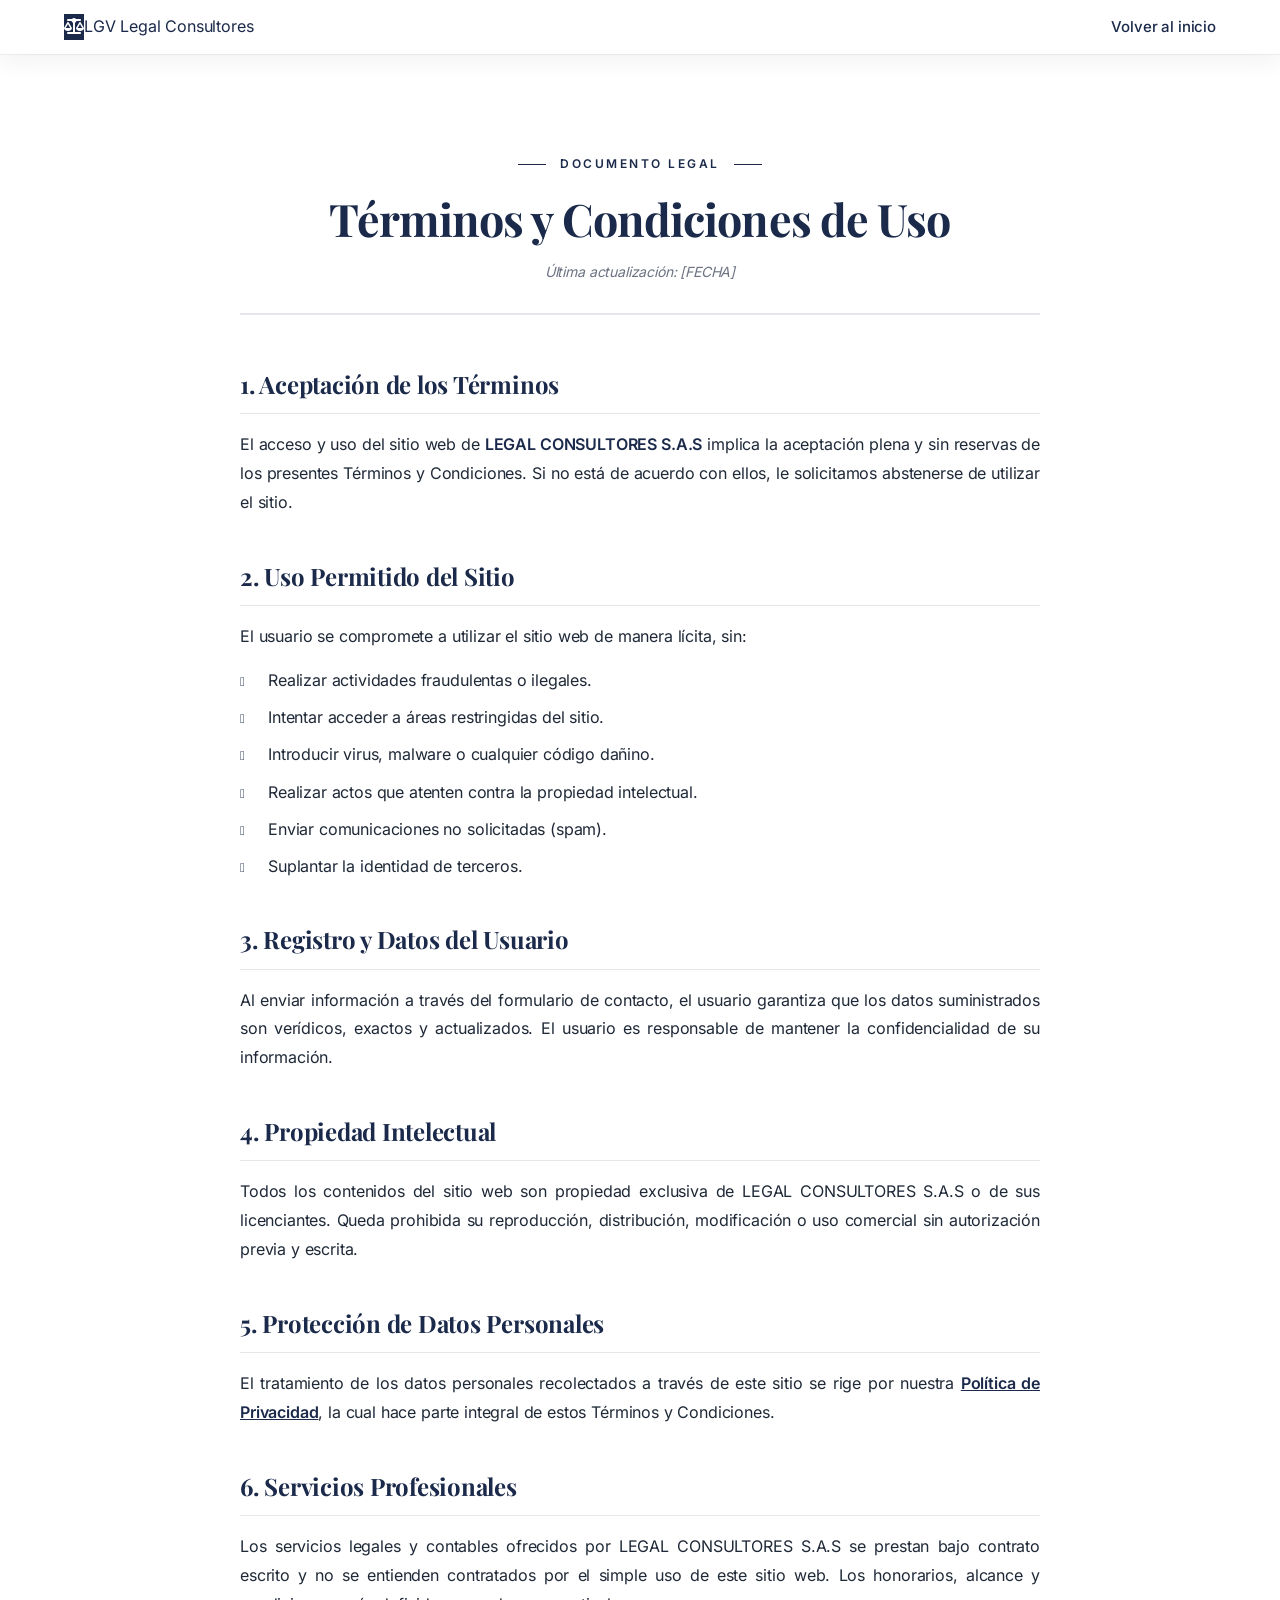
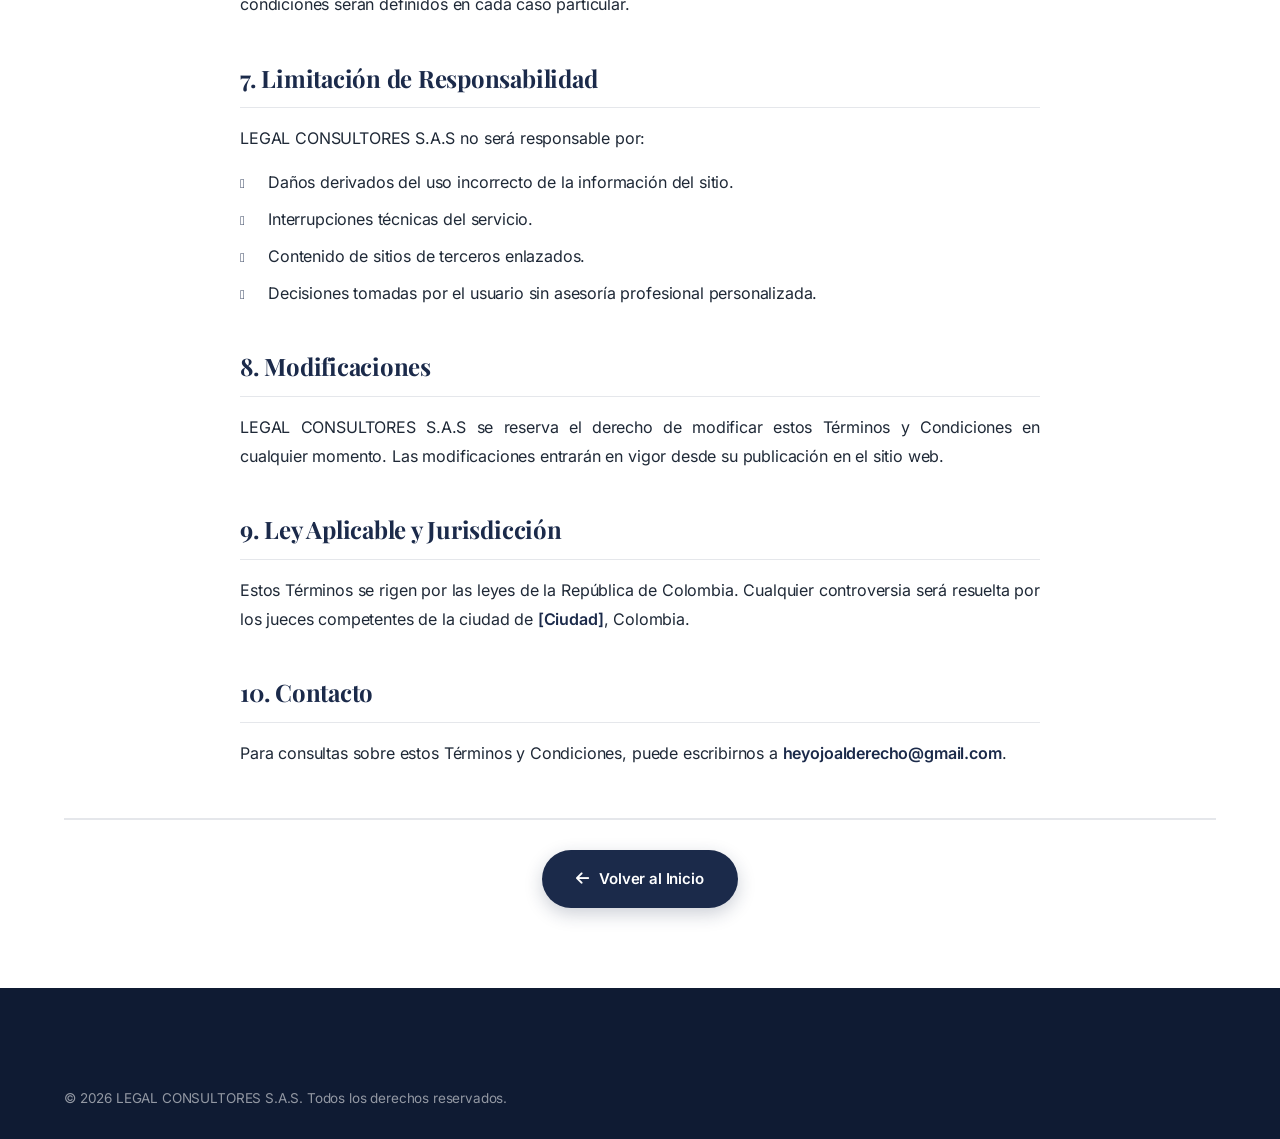
<file: terminos-condiciones.html>
<!DOCTYPE html>
<html lang="es">
<head>
    <meta charset="UTF-8">
    <meta name="viewport" content="width=device-width, initial-scale=1.0">
    <meta name="description" content="Términos y Condiciones de uso de LEGAL CONSULTORES S.A.S">
    <title>Términos y Condiciones | LEGAL CONSULTORES S.A.S</title>
    <link rel="icon" type="image/svg+xml" href="favicon.svg">

    <!-- Styles: incluye las fuentes autohospedadas y los iconos -->
    <link rel="stylesheet" href="styles.css">
    <link rel="preload" as="font" type="font/woff2" href="webfonts/playfair-latin.woff2" crossorigin>
    <link rel="preload" as="font" type="font/woff2" href="webfonts/inter-latin.woff2" crossorigin>
    <link rel="preload" as="font" type="font/woff2" href="webfonts/fa-solid-subset.woff2" crossorigin>
    <!-- SEO y redes sociales -->
    <link rel="canonical" href="https://lgvlegalconsultores.com/terminos-condiciones.html">
    <meta property="og:type" content="article">
    <meta property="og:locale" content="es_CO">
    <meta property="og:site_name" content="LGV Legal Consultores">
    <meta property="og:title" content="Términos y Condiciones | LEGAL CONSULTORES S.A.S">
    <meta property="og:description" content="Términos y Condiciones de uso de LEGAL CONSULTORES S.A.S">
    <meta property="og:url" content="https://lgvlegalconsultores.com/terminos-condiciones.html">
    <meta property="og:image" content="https://lgvlegalconsultores.com/img/og-lgv.jpg">
    <meta property="og:image:width" content="1200">
    <meta property="og:image:height" content="630">
    <meta property="og:image:alt" content="Logotipo de LGV Legal Consultores sobre una balanza de la justicia">
    <meta name="twitter:card" content="summary_large_image">
    <meta name="twitter:title" content="Términos y Condiciones | LEGAL CONSULTORES S.A.S">
    <meta name="twitter:description" content="Términos y Condiciones de uso de LEGAL CONSULTORES S.A.S">
    <meta name="twitter:image" content="https://lgvlegalconsultores.com/img/og-lgv.jpg">
    <!-- Microsoft Clarity -->
    <script type="text/javascript">
    (function(c,l,a,r,i,t,y){
        c[a]=c[a]||function(){(c[a].q=c[a].q||[]).push(arguments)};
        t=l.createElement(r);t.async=1;t.src="https://www.clarity.ms/tag/"+i;
        y=l.getElementsByTagName(r)[0];y.parentNode.insertBefore(t,y);
    })(window, document, "clarity", "script", "z2b3axomu8");
    </script>
</head>

<body class="legal-page">

    <header class="header header--scrolled">
        <div class="container header__container">
            <a href="index.html" class="logo">
                <span class="logo__icon"><i class="fas fa-balance-scale"></i></span>
                <div class="logo__text">
                    <span class="logo__title">LGV</span>
                    <span class="logo__subtitle">Legal Consultores</span>
                </div>
            </a>
            <nav class="nav" style="display:flex;">
                <ul class="nav__list">
                    <li><a href="index.html" class="nav__link">Volver al inicio</a></li>
                </ul>
            </nav>
        </div>
    </header>

    <main class="legal-content">
        <div class="container">
            <div class="legal-header">
                <span class="section__tag">Documento Legal</span>
                <h1 class="section__title">Términos y Condiciones de Uso</h1>
                <p class="legal-date">Última actualización: [FECHA]</p>
            </div>

            <div class="legal-body">
                <h2>1. Aceptación de los Términos</h2>
                <p>
                    El acceso y uso del sitio web de <strong>LEGAL CONSULTORES S.A.S</strong>
                    implica la aceptación plena y sin reservas de los presentes Términos y Condiciones.
                    Si no está de acuerdo con ellos, le solicitamos abstenerse de utilizar el sitio.
                </p>

                <h2>2. Uso Permitido del Sitio</h2>
                <p>El usuario se compromete a utilizar el sitio web de manera lícita, sin:</p>
                <ul>
                    <li>Realizar actividades fraudulentas o ilegales.</li>
                    <li>Intentar acceder a áreas restringidas del sitio.</li>
                    <li>Introducir virus, malware o cualquier código dañino.</li>
                    <li>Realizar actos que atenten contra la propiedad intelectual.</li>
                    <li>Enviar comunicaciones no solicitadas (spam).</li>
                    <li>Suplantar la identidad de terceros.</li>
                </ul>

                <h2>3. Registro y Datos del Usuario</h2>
                <p>
                    Al enviar información a través del formulario de contacto, el usuario garantiza
                    que los datos suministrados son verídicos, exactos y actualizados. El usuario es
                    responsable de mantener la confidencialidad de su información.
                </p>

                <h2>4. Propiedad Intelectual</h2>
                <p>
                    Todos los contenidos del sitio web son propiedad exclusiva de LEGAL CONSULTORES
                    S.A.S o de sus licenciantes. Queda prohibida su reproducción, distribución,
                    modificación o uso comercial sin autorización previa y escrita.
                </p>

                <h2>5. Protección de Datos Personales</h2>
                <p>
                    El tratamiento de los datos personales recolectados a través de este sitio se
                    rige por nuestra <a href="politica-privacidad.html"><strong>Política de Privacidad</strong></a>,
                    la cual hace parte integral de estos Términos y Condiciones.
                </p>

                <h2>6. Servicios Profesionales</h2>
                <p>
                    Los servicios legales y contables ofrecidos por LEGAL CONSULTORES S.A.S se
                    prestan bajo contrato escrito y no se entienden contratados por el simple uso
                    de este sitio web. Los honorarios, alcance y condiciones serán definidos en
                    cada caso particular.
                </p>

                <h2>7. Limitación de Responsabilidad</h2>
                <p>
                    LEGAL CONSULTORES S.A.S no será responsable por:
                </p>
                <ul>
                    <li>Daños derivados del uso incorrecto de la información del sitio.</li>
                    <li>Interrupciones técnicas del servicio.</li>
                    <li>Contenido de sitios de terceros enlazados.</li>
                    <li>Decisiones tomadas por el usuario sin asesoría profesional personalizada.</li>
                </ul>

                <h2>8. Modificaciones</h2>
                <p>
                    LEGAL CONSULTORES S.A.S se reserva el derecho de modificar estos Términos y
                    Condiciones en cualquier momento. Las modificaciones entrarán en vigor desde
                    su publicación en el sitio web.
                </p>

                <h2>9. Ley Aplicable y Jurisdicción</h2>
                <p>
                    Estos Términos se rigen por las leyes de la República de Colombia. Cualquier
                    controversia será resuelta por los jueces competentes de la ciudad de
                    <strong>[Ciudad]</strong>, Colombia.
                </p>

                <h2>10. Contacto</h2>
                <p>
                    Para consultas sobre estos Términos y Condiciones, puede escribirnos a
                    <strong>heyojoalderecho@gmail.com</strong>.
                </p>
            </div>

            <div class="legal-actions">
                <a href="index.html" class="btn btn--primary">
                    <i class="fas fa-arrow-left"></i> Volver al Inicio
                </a>
            </div>
        </div>
    </main>

    <footer class="footer">
        <div class="container">
            <div class="footer__bottom" style="padding: 30px 0;">
                <p>&copy; <span id="year"></span> LEGAL CONSULTORES S.A.S. Todos los derechos reservados.</p>
            </div>
        </div>
    </footer>

    <script>
        document.getElementById('year').textContent = new Date().getFullYear();
    </script>
</body>
</html>
</file>
<file: styles.css>
/* ============================================
   FUENTES AUTOHOSPEDADAS (subsets "latin" de Google Fonts)
   y subconjunto de Font Awesome 6.4.0 con solo los glifos usados aqui.
   Anadir un icono nuevo = anadir su @font-face/.fa-* abajo y su glifo
   en webfonts/fa-solid-subset.woff2.
   ============================================ */
@font-face{font-family:'Inter';font-style:normal;font-weight:400;font-display:swap;src:url('webfonts/inter-latin.woff2') format('woff2');unicode-range:U+0000-00FF,U+0131,U+0152-0153,U+02BB-02BC,U+02C6,U+02DA,U+02DC,U+0304,U+0308,U+0329,U+2000-206F,U+20AC,U+2122,U+2191,U+2193,U+2212,U+2215,U+FEFF,U+FFFD}
@font-face{font-family:'Inter';font-style:normal;font-weight:500;font-display:swap;src:url('webfonts/inter-latin.woff2') format('woff2');unicode-range:U+0000-00FF,U+0131,U+0152-0153,U+02BB-02BC,U+02C6,U+02DA,U+02DC,U+0304,U+0308,U+0329,U+2000-206F,U+20AC,U+2122,U+2191,U+2193,U+2212,U+2215,U+FEFF,U+FFFD}
@font-face{font-family:'Inter';font-style:normal;font-weight:600;font-display:swap;src:url('webfonts/inter-latin.woff2') format('woff2');unicode-range:U+0000-00FF,U+0131,U+0152-0153,U+02BB-02BC,U+02C6,U+02DA,U+02DC,U+0304,U+0308,U+0329,U+2000-206F,U+20AC,U+2122,U+2191,U+2193,U+2212,U+2215,U+FEFF,U+FFFD}
@font-face{font-family:'Inter';font-style:normal;font-weight:700;font-display:swap;src:url('webfonts/inter-latin.woff2') format('woff2');unicode-range:U+0000-00FF,U+0131,U+0152-0153,U+02BB-02BC,U+02C6,U+02DA,U+02DC,U+0304,U+0308,U+0329,U+2000-206F,U+20AC,U+2122,U+2191,U+2193,U+2212,U+2215,U+FEFF,U+FFFD}
@font-face{font-family:'Playfair Display';font-style:normal;font-weight:700;font-display:swap;src:url('webfonts/playfair-latin.woff2') format('woff2');unicode-range:U+0000-00FF,U+0131,U+0152-0153,U+02BB-02BC,U+02C6,U+02DA,U+02DC,U+0304,U+0308,U+0329,U+2000-206F,U+20AC,U+2122,U+2191,U+2193,U+2212,U+2215,U+FEFF,U+FFFD}
@font-face{font-family:'Playfair Display';font-style:normal;font-weight:900;font-display:swap;src:url('webfonts/playfair-latin.woff2') format('woff2');unicode-range:U+0000-00FF,U+0131,U+0152-0153,U+02BB-02BC,U+02C6,U+02DA,U+02DC,U+0304,U+0308,U+0329,U+2000-206F,U+20AC,U+2122,U+2191,U+2193,U+2212,U+2215,U+FEFF,U+FFFD}

/* Font Awesome 6.4.0 subconjunto autohospedado - solo los iconos usados en este sitio */
@font-face{font-family:"LGV Icons Solid";font-style:normal;font-weight:900;font-display:swap;src:url("webfonts/fa-solid-subset.woff2") format("woff2")}
@font-face{font-family:"LGV Icons Brands";font-style:normal;font-weight:400;font-display:swap;src:url("webfonts/fa-brands-subset.woff2") format("woff2")}
.fas,.fa-solid{font-family:"LGV Icons Solid";font-weight:900;font-style:normal}
.fab,.fa-brands{font-family:"LGV Icons Brands";font-weight:400;font-style:normal}
[class^="fa-"]::before,[class*=" fa-"]::before{-webkit-font-smoothing:antialiased;-moz-osx-font-smoothing:grayscale;text-rendering:auto}
.fa-arrow-left::before{content:"\f060"}
.fa-arrow-right::before{content:"\f061"}
.fa-arrow-up::before{content:"\f062"}
.fa-award::before{content:"\f559"}
.fa-balance-scale::before{content:"\f24e"}
.fa-bolt::before{content:"\f0e7"}
.fa-briefcase::before{content:"\f0b1"}
.fa-building::before{content:"\f1ad"}
.fa-chart-line::before{content:"\f201"}
.fa-check-circle::before{content:"\f058"}
.fa-clipboard-check::before{content:"\f46c"}
.fa-clock::before{content:"\f017"}
.fa-code::before{content:"\f121"}
.fa-comments::before{content:"\f086"}
.fa-envelope::before{content:"\f0e0"}
.fa-eye::before{content:"\f06e"}
.fa-file-contract::before{content:"\f56c"}
.fa-handshake::before{content:"\f2b5"}
.fa-heart::before{content:"\f004"}
.fa-map-marker-alt::before{content:"\f3c5"}
.fa-paper-plane::before{content:"\f1d8"}
.fa-phone::before{content:"\f095"}
.fa-shield-alt::before{content:"\f3ed"}
.fa-spinner::before{content:"\f110"}
.fa-star::before{content:"\f005"}
.fa-users::before{content:"\f0c0"}
.fa-facebook-f::before{content:"\f39e"}
.fa-instagram::before{content:"\f16d"}
.fa-tiktok::before{content:"\e07b"}
.fa-whatsapp::before{content:"\f232"}
.fa-spin{animation:fa-spin 2s infinite linear}
@keyframes fa-spin{0%{transform:rotate(0deg)}100%{transform:rotate(359deg)}}

/* ============================================
   LEGAL CONSULTORES S.A.S - Stylesheet
   Paleta: Azul + Blanco + Gris
   Fuentes: Apple System Fonts (SF Pro)
   ============================================ */

/* ===== VARIABLES ===== */
:root {
    /* ===== AZULES ===== */
    --color-primary: #1B2A4A;
    --color-primary-dark: #0F1B33;
    --color-primary-light: #2C4170;
    --color-primary-lighter: #4A6699;
    --color-primary-soft: #A8B8D4;
    --color-primary-pale: #E5EAF2;

    /* ===== ACENTO ===== */
    --color-accent: #4A6699;
    --color-accent-light: #A8B8D4;

    /* ===== TEXTOS ===== */
    --color-text: #1F2937;
    --color-text-light: #6B7280;
    --color-text-lighter: #9CA3AF;

    /* ===== FONDOS ===== */
    --color-bg: #FFFFFF;
    --color-bg-alt: #F5F7FA;
    --color-bg-alt2: #EEF2F7;
    --color-border: #E5E7EB;
    --color-white: #FFFFFF;

    /* ===== SOMBRAS ===== */
    --shadow-sm: 0 2px 8px rgba(27, 42, 74, 0.06);
    --shadow-md: 0 8px 24px rgba(27, 42, 74, 0.10);
    --shadow-lg: 0 20px 50px rgba(27, 42, 74, 0.18);

    /* ===== FUENTES APPLE SYSTEM ===== */
    --font-heading: 'Playfair Display', 'New York', Georgia, 'Times New Roman', serif;
    --font-body: -apple-system, BlinkMacSystemFont, 'SF Pro Text', 'SF Pro Display', 'Helvetica Neue', 'Inter', sans-serif;
    --font-ui: -apple-system, BlinkMacSystemFont, 'SF Pro Text', 'Helvetica Neue', 'Inter', sans-serif;

    /* ===== RADIOS ===== */
    --radius-sm: 10px;
    --radius-md: 16px;
    --radius-lg: 24px;

    /* ===== TRANSICIONES ===== */
    --transition: all 0.3s cubic-bezier(0.4, 0, 0.2, 1);
    --transition-smooth: all 0.5s cubic-bezier(0.16, 1, 0.3, 1);
    --container: 1200px;
}

/* ===== RESET ===== */
*, *::before, *::after {
    box-sizing: border-box;
    margin: 0;
    padding: 0;
}

html {
    scroll-behavior: smooth;
    scroll-padding-top: 90px;
    overflow-x: hidden;
    width: 100%;
    max-width: 100%;
    -webkit-text-size-adjust: 100%;
}

body {
    font-family: var(--font-body);
    font-size: 16px;
    line-height: 1.6;
    color: var(--color-text);
    background: var(--color-bg);
    -webkit-font-smoothing: antialiased;
    -moz-osx-font-smoothing: grayscale;
    overflow-x: hidden;
    width: 100%;
    max-width: 100%;
    position: relative;
    letter-spacing: -0.01em;
}

img { max-width: 100%; height: auto; display: block; }
a { text-decoration: none; color: inherit; transition: var(--transition); }
ul { list-style: none; }
button { cursor: pointer; border: none; background: none; font-family: inherit; }

/* ===== UTILIDADES ===== */
.container {
    width: 100%;
    max-width: var(--container);
    margin: 0 auto;
    padding: 0 24px;
}

.section {
    padding: 110px 0;
    position: relative;
    overflow: hidden;
}

.section__header {
    text-align: center;
    max-width: 700px;
    margin: 0 auto 70px;
    opacity: 0;
    transform: translateY(24px);
    transition: opacity 0.9s cubic-bezier(0.16, 1, 0.3, 1), transform 0.9s cubic-bezier(0.16, 1, 0.3, 1);
}

.section__header.visible {
    opacity: 1;
    transform: translateY(0);
}

.section__tag {
    display: inline-block;
    font-size: 12px;
    font-weight: 600;
    letter-spacing: 2.5px;
    text-transform: uppercase;
    color: var(--color-primary);
    margin-bottom: 16px;
    position: relative;
    padding: 0 22px;
}

.section__tag::before,
.section__tag::after {
    content: '';
    position: absolute;
    top: 50%;
    width: 28px;
    height: 1.5px;
    background: var(--color-primary);
}

.section__tag::before { left: -20px; }
.section__tag::after { right: -20px; }

.section__tag--light { color: var(--color-white); }
.section__tag--light::before,
.section__tag--light::after { background: var(--color-white); }

.section__title {
    font-family: var(--font-heading);
    font-size: clamp(2rem, 4vw, 2.8rem);
    font-weight: 700;
    color: var(--color-primary);
    line-height: 1.15;
    margin-bottom: 16px;
    letter-spacing: -0.02em;
}

.section__title--light { color: var(--color-white); }

.section__subtitle {
    font-size: 1.05rem;
    color: var(--color-text-light);
    line-height: 1.65;
    letter-spacing: -0.005em;
}

.section__subtitle--light { color: rgba(255, 255, 255, 0.85); }

.highlight { color: var(--color-white); }

/* ===== BOTONES ===== */
.btn {
    display: inline-flex;
    align-items: center;
    justify-content: center;
    gap: 10px;
    padding: 15px 32px;
    font-size: 15px;
    font-weight: 600;
    font-family: var(--font-ui);
    border-radius: 50px;
    transition: var(--transition);
    cursor: pointer;
    border: 2px solid transparent;
    white-space: nowrap;
    text-align: center;
    letter-spacing: -0.01em;
}

.btn--primary {
    background: var(--color-primary);
    color: var(--color-white);
    box-shadow: 0 6px 18px rgba(27, 42, 74, 0.22);
}

.btn--primary:hover {
    background: var(--color-primary-light);
    color: var(--color-white);
    transform: translateY(-2px);
    box-shadow: 0 10px 28px rgba(27, 42, 74, 0.32);
}

.btn--outline {
    background: transparent;
    color: var(--color-white);
    border-color: rgba(255, 255, 255, 0.6);
}

.btn--outline:hover {
    background: var(--color-white);
    color: var(--color-primary);
    border-color: var(--color-white);
    transform: translateY(-2px);
}

.btn--block { width: 100%; }

/* ===== HEADER ===== */
.header {
    position: fixed;
    top: 0;
    left: 0;
    right: 0;
    z-index: 1000;
    padding: 20px 0;
    transition: var(--transition);
    background: transparent;
    width: 100%;
}

.header--scrolled {
    background: rgba(255, 255, 255, 0.85);
    backdrop-filter: saturate(180%) blur(20px);
    -webkit-backdrop-filter: saturate(180%) blur(20px);
    box-shadow: 0 1px 0 rgba(0, 0, 0, 0.05), 0 8px 24px rgba(27, 42, 74, 0.06);
    padding: 14px 0;
}

.header__container {
    display: flex;
    align-items: center;
    justify-content: space-between;
    gap: 30px;
}

/* ===== LOGO ===== */
.logo {
    display: flex;
    align-items: center;
    z-index: 10;
    flex-shrink: 0;
    transition: var(--transition);
}

.logo__image {
    height: 60px;
    width: auto;
    object-fit: contain;
    transition: var(--transition);
    /* Ajuste para que el logo se vea bien sobre el hero oscuro */
    filter: drop-shadow(0 2px 8px rgba(0, 0, 0, 0.25));
}

/* En el header scrolled (fondo blanco) */
.header--scrolled .logo__image {
    height: 50px;
    filter: none;
}

/* Logo en el footer (fondo oscuro) */
.logo--light .logo__image {
    height: 70px;
    /* Si usas el logo con fondo blanco, descomenta: */
    /* background: #FFFFFF; */
    /* padding: 12px 16px; */
    /* border-radius: 12px; */
}

/* Responsive */
@media (max-width: 768px) {
    .logo__image { height: 50px; }
    .header--scrolled .logo__image { height: 44px; }
    .logo--light .logo__image { height: 60px; }
}

@media (max-width: 480px) {
    .logo__image { height: 42px; }
    .header--scrolled .logo__image { height: 38px; }
    .logo--light .logo__image { height: 54px; }
}

/* ===== NAVEGACIÓN ===== */
.nav {
    display: flex;
    align-items: center;
    gap: 40px;
}

.nav__list {
    display: flex;
    gap: 32px;
}

.nav__link {
    font-size: 15px;
    font-weight: 500;
    font-family: var(--font-ui);
    color: rgba(255, 255, 255, 0.95);
    position: relative;
    padding: 4px 0;
    letter-spacing: -0.01em;
}

.nav__link::after {
    content: '';
    position: absolute;
    bottom: -4px;
    left: 0;
    width: 0;
    height: 2px;
    background: var(--color-white);
    transition: width 0.3s cubic-bezier(0.16, 1, 0.3, 1);
    border-radius: 1px;
}

.nav__link:hover::after { width: 100%; }
.nav__link:hover { color: var(--color-white); }

.header--scrolled .nav__link { color: var(--color-primary); }
.header--scrolled .nav__link::after { background: var(--color-primary); }
.header--scrolled .nav__link:hover { color: var(--color-primary-light); }

.nav__cta {
    padding: 11px 22px;
    font-size: 14px;
    background: var(--color-white);
    color: var(--color-primary);
    font-weight: 600;
}

.nav__cta:hover {
    background: var(--color-primary-pale);
    color: var(--color-primary);
    transform: translateY(-1px);
}

.header--scrolled .nav__cta {
    background: var(--color-primary);
    color: var(--color-white);
}

.header--scrolled .nav__cta:hover {
    background: var(--color-primary-light);
    color: var(--color-white);
}

/* Toggle móvil */
.nav-toggle {
    display: none;
    flex-direction: column;
    justify-content: space-between;
    width: 28px;
    height: 20px;
    z-index: 1010;
    position: relative;
}

.nav-toggle span {
    display: block;
    height: 2.5px;
    width: 100%;
    background: var(--color-white);
    border-radius: 3px;
    transition: var(--transition);
}

.header--scrolled .nav-toggle span { background: var(--color-primary); }
.nav-toggle--active span { background: var(--color-primary) !important; }
.nav-toggle--active span:nth-child(1) { transform: translateY(8.75px) rotate(45deg); }
.nav-toggle--active span:nth-child(2) { opacity: 0; }
.nav-toggle--active span:nth-child(3) { transform: translateY(-8.75px) rotate(-45deg); }

/* Overlay */
.nav-overlay {
    position: fixed;
    inset: 0;
    background: rgba(15, 27, 51, 0.5);
    backdrop-filter: blur(6px);
    -webkit-backdrop-filter: blur(6px);
    opacity: 0;
    visibility: hidden;
    transition: var(--transition);
    z-index: 998;
}

.nav-overlay--visible {
    opacity: 1;
    visibility: visible;
}

/* ===== HERO ===== */
.hero {
    position: relative;
    min-height: 100vh;
    display: flex;
    align-items: center;
    background: #0F1B33 url('img/hero-m.webp') center 30% / cover no-repeat;
    padding: 140px 0 80px;
    overflow: hidden;
    width: 100%;
}

.hero__overlay {
    position: absolute;
    inset: 0;
    background: linear-gradient(135deg, rgba(15, 27, 51, 0.95) 0%, rgba(27, 42, 74, 0.88) 50%, rgba(27, 42, 74, 0.78) 100%);
}

.hero__container {
    position: relative;
    z-index: 2;
}

.hero__content {
    max-width: 800px;
}

.hero__badge {
    display: inline-flex;
    align-items: center;
    gap: 8px;
    padding: 8px 18px;
    background: rgba(255, 255, 255, 0.12);
    border: 1px solid rgba(255, 255, 255, 0.28);
    border-radius: 50px;
    color: var(--color-white);
    font-size: 13px;
    font-weight: 500;
    font-family: var(--font-ui);
    margin-bottom: 28px;
    backdrop-filter: blur(20px);
    -webkit-backdrop-filter: blur(20px);
    opacity: 0;
    animation: fadeInUp 0.8s cubic-bezier(0.16, 1, 0.3, 1) 0.2s forwards;
}

.hero__title {
    font-family: var(--font-heading);
    font-size: clamp(2.3rem, 5.5vw, 4rem);
    font-weight: 900;
    color: var(--color-white);
    line-height: 1.15;
    margin-bottom: 24px;
    letter-spacing: -0.025em;
    opacity: 0;
    animation: fadeInUp 0.9s cubic-bezier(0.16, 1, 0.3, 1) 0.35s forwards;
}

.hero__subtitle {
    font-size: 1.15rem;
    color: rgba(255, 255, 255, 0.9);
    line-height: 1.65;
    margin-bottom: 40px;
    max-width: 620px;
    opacity: 0;
    animation: fadeInUp 0.9s cubic-bezier(0.16, 1, 0.3, 1) 0.5s forwards;
}

.hero__buttons {
    display: flex;
    gap: 16px;
    flex-wrap: wrap;
    margin-bottom: 60px;
    opacity: 0;
    animation: fadeInUp 0.9s cubic-bezier(0.16, 1, 0.3, 1) 0.65s forwards;
}

.hero__stats {
    display: grid;
    grid-template-columns: repeat(3, 1fr);
    gap: 30px;
    max-width: 640px;
    padding-top: 40px;
    border-top: 1px solid rgba(255, 255, 255, 0.2);
    opacity: 0;
    animation: fadeInUp 0.9s cubic-bezier(0.16, 1, 0.3, 1) 0.8s forwards;
}

.stat__number {
    display: block;
    font-family: var(--font-heading);
    font-size: 2.2rem;
    font-weight: 900;
    color: var(--color-white);
    line-height: 1;
    margin-bottom: 8px;
    letter-spacing: -0.02em;
}

.stat__label {
    font-size: 13px;
    color: rgba(255, 255, 255, 0.85);
    letter-spacing: 0.3px;
    font-family: var(--font-ui);
}

@keyframes fadeInUp {
    from {
        opacity: 0;
        transform: translateY(24px);
    }
    to {
        opacity: 1;
        transform: translateY(0);
    }
}

/* ===== ABOUT ===== */
.about { background: var(--color-bg); }

.about__grid {
    display: grid;
    grid-template-columns: 1.1fr 1fr;
    gap: 70px;
    align-items: center;
}

.about__content {
    opacity: 0;
    transform: translateX(-30px);
    transition: opacity 1s cubic-bezier(0.16, 1, 0.3, 1), transform 1s cubic-bezier(0.16, 1, 0.3, 1);
}

.about__content.visible {
    opacity: 1;
    transform: translateX(0);
}

.about__text {
    color: var(--color-text-light);
    margin-bottom: 20px;
    font-size: 1.02rem;
    line-height: 1.75;
}

.about__text strong { color: var(--color-primary); font-weight: 600; }

.about__features {
    display: grid;
    grid-template-columns: repeat(2, 1fr);
    gap: 14px;
    margin: 30px 0 36px;
}

.about__features li {
    display: flex;
    align-items: center;
    gap: 10px;
    font-size: 15px;
    font-weight: 500;
    color: var(--color-primary);
    font-family: var(--font-ui);
}

.about__features i { color: var(--color-primary-lighter); font-size: 18px; }

.about__image {
    position: relative;
    opacity: 0;
    transform: translateX(30px);
    transition: opacity 1s cubic-bezier(0.16, 1, 0.3, 1), transform 1s cubic-bezier(0.16, 1, 0.3, 1);
}

.about__image.visible {
    opacity: 1;
    transform: translateX(0);
}

.about__image-wrapper {
    position: relative;
    border-radius: var(--radius-lg);
    overflow: hidden;
    box-shadow: var(--shadow-lg);
}

.about__image-wrapper img {
    width: 100%;
    height: 520px;
    object-fit: cover;
    transition: transform 0.8s cubic-bezier(0.16, 1, 0.3, 1);
}

.about__image-wrapper:hover img { transform: scale(1.04); }

.about__badge {
    position: absolute;
    bottom: 24px;
    left: 24px;
    display: flex;
    align-items: center;
    gap: 14px;
    background: rgba(255, 255, 255, 0.95);
    backdrop-filter: blur(20px);
    -webkit-backdrop-filter: blur(20px);
    padding: 16px 22px;
    border-radius: var(--radius-md);
    box-shadow: 0 10px 30px rgba(0, 0, 0, 0.15);
}

.about__badge i {
    font-size: 30px;
    color: var(--color-primary);
}

.about__badge strong {
    display: block;
    font-family: var(--font-heading);
    font-size: 22px;
    color: var(--color-primary);
    line-height: 1;
}

.about__badge span {
    font-size: 13px;
    color: var(--color-text-light);
    font-family: var(--font-ui);
}

/* ===== SERVICIOS ===== */
.services { background: var(--color-bg-alt); }

.services__grid {
    display: grid;
    grid-template-columns: repeat(auto-fit, minmax(310px, 1fr));
    gap: 28px;
}

.service-card {
    background: var(--color-white);
    border-radius: var(--radius-md);
    overflow: hidden;
    box-shadow: 0 2px 12px rgba(27, 42, 74, 0.06);
    transition: transform 0.5s cubic-bezier(0.16, 1, 0.3, 1),
                box-shadow 0.5s cubic-bezier(0.16, 1, 0.3, 1),
                opacity 0.8s cubic-bezier(0.16, 1, 0.3, 1);
    position: relative;
    opacity: 0;
    transform: translateY(30px);
    display: flex;
    flex-direction: column;
}

.service-card.visible {
    opacity: 1;
    transform: translateY(0);
}

.service-card:hover {
    transform: translateY(-6px);
    box-shadow: 0 20px 40px rgba(27, 42, 74, 0.14);
}

.service-card__image {
    position: relative;
    width: 100%;
    height: 180px;
    overflow: hidden;
}

.service-card__image img {
    width: 100%;
    height: 100%;
    object-fit: cover;
    transition: transform 0.7s cubic-bezier(0.16, 1, 0.3, 1);
}

.service-card:hover .service-card__image img {
    transform: scale(1.08);
}

.service-card__image::after {
    content: '';
    position: absolute;
    inset: 0;
    background: linear-gradient(180deg, rgba(27, 42, 74, 0.15) 0%, rgba(27, 42, 74, 0.55) 100%);
}

.service-card__icon {
    position: absolute;
    bottom: -24px;
    left: 24px;
    display: flex;
    align-items: center;
    justify-content: center;
    width: 56px;
    height: 56px;
    background: var(--color-primary);
    color: var(--color-white);
    border-radius: 14px;
    font-size: 22px;
    z-index: 2;
    box-shadow: 0 8px 20px rgba(27, 42, 74, 0.3);
    transition: transform 0.4s cubic-bezier(0.16, 1, 0.3, 1), background 0.4s ease;
}

.service-card:hover .service-card__icon {
    background: var(--color-primary-light);
    transform: rotate(-6deg) scale(1.05);
}

.service-card__body {
    padding: 44px 28px 32px;
    flex: 1;
    display: flex;
    flex-direction: column;
}

.service-card__title {
    font-family: var(--font-heading);
    font-size: 1.3rem;
    font-weight: 700;
    color: var(--color-primary);
    margin-bottom: 10px;
    letter-spacing: -0.01em;
}

.service-card__text {
    color: var(--color-text-light);
    font-size: 15px;
    line-height: 1.65;
}

/* ===== VALORES ===== */
.values {
    background: linear-gradient(135deg, var(--color-primary) 0%, var(--color-primary-dark) 100%);
    position: relative;
    overflow: hidden;
}

.values::before {
    content: '';
    position: absolute;
    top: -150px;
    right: -150px;
    width: 500px;
    height: 500px;
    background: radial-gradient(circle, rgba(255, 255, 255, 0.07) 0%, transparent 70%);
    border-radius: 50%;
    pointer-events: none;
}

.values::after {
    content: '';
    position: absolute;
    bottom: -150px;
    left: -150px;
    width: 500px;
    height: 500px;
    background: radial-gradient(circle, rgba(255, 255, 255, 0.05) 0%, transparent 70%);
    border-radius: 50%;
    pointer-events: none;
}

.values .container { position: relative; z-index: 2; }

.values__grid {
    display: grid;
    grid-template-columns: repeat(auto-fit, minmax(200px, 1fr));
    gap: 22px;
}

.value-card {
    text-align: center;
    padding: 40px 22px;
    background: rgba(255, 255, 255, 0.06);
    border: 1px solid rgba(255, 255, 255, 0.1);
    border-radius: var(--radius-md);
    backdrop-filter: blur(20px);
    -webkit-backdrop-filter: blur(20px);
    transition: background 0.4s ease, border-color 0.4s ease,
                transform 0.5s cubic-bezier(0.16, 1, 0.3, 1),
                opacity 0.8s cubic-bezier(0.16, 1, 0.3, 1);
    opacity: 0;
    transform: translateY(30px);
}

.value-card.visible {
    opacity: 1;
    transform: translateY(0);
}

.value-card:hover {
    background: rgba(255, 255, 255, 0.12);
    border-color: rgba(255, 255, 255, 0.25);
    transform: translateY(-6px);
}

.value-card__icon {
    display: inline-flex;
    align-items: center;
    justify-content: center;
    width: 64px;
    height: 64px;
    background: rgba(255, 255, 255, 0.12);
    color: var(--color-white);
    border-radius: 50%;
    font-size: 24px;
    margin-bottom: 20px;
    transition: var(--transition);
}

.value-card:hover .value-card__icon {
    background: var(--color-white);
    color: var(--color-primary);
    transform: scale(1.08) rotate(6deg);
}

.value-card h3 {
    font-family: var(--font-heading);
    font-size: 1.2rem;
    color: var(--color-white);
    margin-bottom: 8px;
    font-weight: 700;
    letter-spacing: -0.01em;
}

.value-card p {
    color: rgba(255, 255, 255, 0.85);
    font-size: 14px;
    line-height: 1.6;
}

/* ===== ENCUESTA ===== */
.survey { background: var(--color-bg); }

.survey__box {
    background: linear-gradient(135deg, #F5F7FA 0%, #E5EAF2 100%);
    border: 1.5px dashed var(--color-primary-lighter);
    border-radius: var(--radius-lg);
    padding: 60px 40px;
    text-align: center;
    max-width: 800px;
    margin: 0 auto;
    position: relative;
    transition: var(--transition);
}

.survey__box:hover {
    border-color: var(--color-primary);
    transform: translateY(-3px);
    box-shadow: 0 20px 40px rgba(27, 42, 74, 0.08);
}

.survey__icon {
    display: inline-flex;
    align-items: center;
    justify-content: center;
    width: 76px;
    height: 76px;
    background: var(--color-primary);
    color: var(--color-white);
    border-radius: 50%;
    font-size: 30px;
    margin-bottom: 24px;
    box-shadow: 0 12px 28px rgba(27, 42, 74, 0.28);
}

.survey__title {
    font-family: var(--font-heading);
    font-size: clamp(1.5rem, 3vw, 2rem);
    color: var(--color-primary);
    margin-bottom: 14px;
    font-weight: 700;
    letter-spacing: -0.015em;
}

.survey__text {
    color: var(--color-text-light);
    font-size: 1.05rem;
    margin-bottom: 32px;
    max-width: 550px;
    margin-left: auto;
    margin-right: auto;
    line-height: 1.65;
}

/* ===== CONTACTO ===== */
.contact { background: var(--color-bg-alt); }

.contact__grid {
    display: grid;
    grid-template-columns: 1fr 1.2fr;
    gap: 50px;
    align-items: start;
}

.contact__info {
    display: flex;
    flex-direction: column;
    gap: 22px;
    opacity: 0;
    transform: translateX(-30px);
    transition: opacity 1s cubic-bezier(0.16, 1, 0.3, 1), transform 1s cubic-bezier(0.16, 1, 0.3, 1);
}

.contact__info.visible {
    opacity: 1;
    transform: translateX(0);
}

.contact__item {
    display: flex;
    gap: 18px;
    padding: 22px;
    background: var(--color-white);
    border-radius: var(--radius-md);
    box-shadow: 0 2px 12px rgba(27, 42, 74, 0.05);
    transition: transform 0.4s cubic-bezier(0.16, 1, 0.3, 1), box-shadow 0.4s ease;
}

.contact__item:hover {
    transform: translateX(6px);
    box-shadow: 0 12px 28px rgba(27, 42, 74, 0.1);
}

.contact__item-icon {
    flex-shrink: 0;
    display: flex;
    align-items: center;
    justify-content: center;
    width: 52px;
    height: 52px;
    background: linear-gradient(135deg, var(--color-primary), var(--color-primary-light));
    color: var(--color-white);
    border-radius: 12px;
    font-size: 20px;
}

.contact__item h3 {
    font-family: var(--font-heading);
    font-size: 1.05rem;
    color: var(--color-primary);
    margin-bottom: 6px;
    font-weight: 700;
    letter-spacing: -0.01em;
}

.contact__item a,
.contact__item p {
    color: var(--color-text-light);
    font-size: 14.5px;
    line-height: 1.65;
    display: block;
    word-break: break-word;
    font-family: var(--font-ui);
}

.contact__item a:hover { color: var(--color-primary); }

.contact__social {
    display: flex;
    gap: 12px;
    margin-top: 10px;
    flex-wrap: wrap;
}

.contact__social a {
    display: flex;
    align-items: center;
    justify-content: center;
    width: 46px;
    height: 46px;
    background: var(--color-primary);
    color: var(--color-white);
    border-radius: 50%;
    font-size: 17px;
    transition: var(--transition);
}

.contact__social a:hover {
    background: var(--color-primary-light);
    color: var(--color-white);
    transform: translateY(-4px);
    box-shadow: 0 10px 24px rgba(27, 42, 74, 0.25);
}

/* Formulario */
.contact__form {
    background: var(--color-white);
    padding: 40px;
    border-radius: var(--radius-md);
    box-shadow: 0 10px 40px rgba(27, 42, 74, 0.08);
    opacity: 0;
    transform: translateX(30px);
    transition: opacity 1s cubic-bezier(0.16, 1, 0.3, 1), transform 1s cubic-bezier(0.16, 1, 0.3, 1);
}

.contact__form.visible {
    opacity: 1;
    transform: translateX(0);
}

.form-group {
    margin-bottom: 20px;
}

.form-group label {
    display: block;
    font-size: 14px;
    font-weight: 600;
    color: var(--color-primary);
    margin-bottom: 8px;
    font-family: var(--font-ui);
    letter-spacing: -0.005em;
}

.form-group input,
.form-group select,
.form-group textarea {
    width: 100%;
    padding: 14px 16px;
    font-family: var(--font-ui);
    font-size: 15px;
    color: var(--color-text);
    background: var(--color-bg-alt);
    border: 2px solid transparent;
    border-radius: var(--radius-sm);
    transition: var(--transition);
    outline: none;
    letter-spacing: -0.005em;
}

.form-group input:focus,
.form-group select:focus,
.form-group textarea:focus {
    background: var(--color-white);
    border-color: var(--color-primary-light);
    box-shadow: 0 0 0 4px rgba(44, 65, 112, 0.1);
}

.form-group textarea { resize: vertical; min-height: 120px; }
.form-group select { cursor: pointer; }

/* Checkbox de privacidad */
.form-group--checkbox {
    display: flex;
    align-items: flex-start;
    gap: 10px;
}

.form-group--checkbox input[type="checkbox"] {
    width: 18px;
    height: 18px;
    margin-top: 2px;
    flex-shrink: 0;
    cursor: pointer;
    accent-color: var(--color-primary);
}

.form-group--checkbox label {
    font-size: 13.5px;
    color: var(--color-text-light);
    font-weight: 400;
    margin: 0;
    cursor: pointer;
    line-height: 1.5;
}

.form-group--checkbox label a {
    color: var(--color-primary);
    font-weight: 600;
    text-decoration: underline;
}

.form-note {
    font-size: 13px;
    color: var(--color-text-light);
    text-align: center;
    margin-top: 12px;
    font-family: var(--font-ui);
}

/* ===== MENSAJES DEL FORMULARIO ===== */
.form-message {
    display: flex;
    align-items: flex-start;
    gap: 12px;
    padding: 16px 18px;
    border-radius: var(--radius-sm);
    margin-bottom: 18px;
    font-size: 14.5px;
    line-height: 1.5;
    animation: slideDown 0.4s cubic-bezier(0.16, 1, 0.3, 1);
}

.form-message i { font-size: 20px; flex-shrink: 0; margin-top: 1px; }

.form-message--success {
    background: #ECFDF5;
    border: 1px solid #A7F3D0;
    color: #065F46;
}
.form-message--success i { color: #10B981; }

.form-message--error {
    background: #FEF2F2;
    border: 1px solid #FECACA;
    color: #991B1B;
}
.form-message--error i { color: #EF4444; }

@keyframes slideDown {
    from { opacity: 0; transform: translateY(-10px); }
    to { opacity: 1; transform: translateY(0); }
}

/* ===== FOOTER ===== */
.footer {
    background: var(--color-primary-dark);
    color: rgba(255, 255, 255, 0.75);
    padding: 70px 0 0;
    overflow: hidden;
}

.footer__grid {
    display: grid;
    grid-template-columns: 1.5fr 1fr 1fr 1.2fr;
    gap: 40px;
    padding-bottom: 50px;
    border-bottom: 1px solid rgba(255, 255, 255, 0.1);
}

.logo--light .logo__title,
.logo--light .logo__subtitle { color: var(--color-white); }
.logo--light .logo__divider { background: var(--color-white); }
.logo--light .logo__icon {
    background: var(--color-white);
    color: var(--color-primary);
}

.footer__text {
    font-size: 14.5px;
    line-height: 1.7;
    margin-top: 20px;
    color: rgba(255, 255, 255, 0.7);
}

.footer__col h4 {
    font-family: var(--font-heading);
    font-size: 1.15rem;
    color: var(--color-white);
    margin-bottom: 22px;
    font-weight: 700;
    position: relative;
    padding-bottom: 12px;
    letter-spacing: -0.01em;
}

.footer__col h4::after {
    content: '';
    position: absolute;
    bottom: 0;
    left: 0;
    width: 40px;
    height: 2px;
    background: var(--color-white);
    opacity: 0.4;
    border-radius: 1px;
}

.footer__links,
.footer__contact {
    display: flex;
    flex-direction: column;
    gap: 12px;
}

.footer__links a,
.footer__contact li {
    font-size: 14.5px;
    color: rgba(255, 255, 255, 0.7);
    transition: var(--transition);
    word-break: break-word;
    font-family: var(--font-ui);
}

.footer__links a:hover {
    color: var(--color-white);
    padding-left: 6px;
}

.footer__contact li {
    display: flex;
    align-items: center;
    gap: 10px;
}

.footer__contact i {
    color: var(--color-primary-soft);
    width: 16px;
    font-size: 14px;
    flex-shrink: 0;
}

.footer__bottom {
    display: flex;
    justify-content: space-between;
    align-items: center;
    gap: 20px;
    padding: 24px 0;
    font-size: 13.5px;
    color: rgba(255, 255, 255, 0.55);
    flex-wrap: wrap;
    font-family: var(--font-ui);
}

.footer__legal {
    display: flex;
    gap: 24px;
    flex-wrap: wrap;
}

.footer__legal a { color: rgba(255, 255, 255, 0.55); }
.footer__legal a:hover { color: var(--color-white); }

/* ===== CRÉDITO DESARROLLADOR ===== */
.footer__credit {
    text-align: center;
    padding: 20px 0 28px;
    font-size: 13px;
    color: rgba(255, 255, 255, 0.55);
    border-top: 1px solid rgba(255, 255, 255, 0.08);
    font-family: var(--font-ui);
}

.footer__credit p {
    display: inline-flex;
    align-items: center;
    gap: 6px;
    flex-wrap: wrap;
    justify-content: center;
}

.footer__credit-link {
    display: inline-flex;
    align-items: center;
    gap: 6px;
    color: var(--color-white);
    font-weight: 600;
    padding: 4px 10px;
    border-radius: 50px;
    background: rgba(255, 255, 255, 0.1);
    border: 1px solid rgba(255, 255, 255, 0.2);
    transition: var(--transition);
}

.footer__credit-link:hover {
    background: var(--color-white);
    color: var(--color-primary);
    transform: translateY(-2px);
    box-shadow: 0 6px 16px rgba(255, 255, 255, 0.2);
}

.footer__credit-link i { font-size: 12px; }

/* ===== WHATSAPP FLOTANTE ===== */
.whatsapp-float {
    position: fixed;
    bottom: 28px;
    right: 28px;
    z-index: 999;
    display: flex;
    align-items: center;
    justify-content: center;
    width: 60px;
    height: 60px;
    background: #25D366;
    color: var(--color-white);
    border-radius: 50%;
    font-size: 30px;
    box-shadow: 0 8px 24px rgba(37, 211, 102, 0.4);
    transition: transform 0.4s cubic-bezier(0.16, 1, 0.3, 1), box-shadow 0.4s ease;
    animation: pulse 2.5s infinite;
}

.whatsapp-float:hover {
    transform: scale(1.1);
    box-shadow: 0 12px 32px rgba(37, 211, 102, 0.6);
}

@keyframes pulse {
    0% { box-shadow: 0 0 0 0 rgba(37, 211, 102, 0.5); }
    70% { box-shadow: 0 0 0 18px rgba(37, 211, 102, 0); }
    100% { box-shadow: 0 0 0 0 rgba(37, 211, 102, 0); }
}

/* ===== BACK TO TOP ===== */
.back-to-top {
    position: fixed;
    bottom: 100px;
    right: 32px;
    z-index: 998;
    display: flex;
    align-items: center;
    justify-content: center;
    width: 48px;
    height: 48px;
    background: var(--color-primary);
    color: var(--color-white);
    border-radius: 50%;
    font-size: 16px;
    box-shadow: var(--shadow-md);
    opacity: 0;
    visibility: hidden;
    transform: translateY(20px);
    transition: var(--transition);
}

.back-to-top--visible {
    opacity: 1;
    visibility: visible;
    transform: translateY(0);
}

.back-to-top:hover {
    background: var(--color-primary-light);
    color: var(--color-white);
    transform: translateY(-4px);
}

/* ============================================
   RESPONSIVE
   ============================================ */

@media (max-width: 1024px) {
    .about__grid { grid-template-columns: 1fr; gap: 50px; }
    .about__image-wrapper img { height: 420px; }
    .contact__grid { grid-template-columns: 1fr; }
    .footer__grid { grid-template-columns: repeat(2, 1fr); gap: 40px; }
}

@media (max-width: 768px) {
    .section { padding: 80px 0; }
    .section__header { margin-bottom: 50px; }

    /* Nav móvil */
    .nav-toggle { display: flex; }

    .nav {
        position: fixed;
        top: 0;
        right: 0;
        width: 85%;
        max-width: 340px;
        height: 100vh;
        height: 100dvh;
        background: var(--color-white);
        flex-direction: column;
        justify-content: center;
        align-items: center;
        gap: 30px;
        box-shadow: -10px 0 40px rgba(0, 0, 0, 0.15);
        padding: 80px 30px;
        transform: translateX(100%);
        transition: transform 0.5s cubic-bezier(0.16, 1, 0.3, 1);
        overflow-y: auto;
    }

    .nav--open { transform: translateX(0); }

    .nav__list {
        flex-direction: column;
        gap: 22px;
        text-align: center;
    }

    .nav__link {
        color: var(--color-primary) !important;
        font-size: 17px;
        font-weight: 600;
    }

    .nav__link::after { display: none; }
    .nav__cta { width: 100%; background: var(--color-primary); color: var(--color-white); }
    .header--scrolled .nav__cta { background: var(--color-primary); color: var(--color-white); }

    /* Hero */
    .hero { padding: 120px 0 60px; min-height: auto; background-position: center 25%; }
    .hero__buttons { flex-direction: column; align-items: stretch; }
    .hero__buttons .btn { width: 100%; }
    .hero__stats {
        grid-template-columns: 1fr;
        gap: 20px;
        text-align: center;
        padding-top: 30px;
    }

    /* About */
    .about__features { grid-template-columns: 1fr; }
    .about__image-wrapper img { height: 320px; }
    .about__badge { padding: 12px 16px; bottom: 16px; left: 16px; }
    .about__badge i { font-size: 24px; }
    .about__badge strong { font-size: 18px; }

    /* Servicios */
    .services__grid { grid-template-columns: 1fr; gap: 24px; }
    .service-card__image { height: 160px; }

    /* Footer */
    .footer__grid { grid-template-columns: 1fr; }
    .footer__bottom {
        flex-direction: column;
        text-align: center;
        gap: 14px;
    }
    .footer__legal { justify-content: center; }

    /* Formulario */
    .contact__form { padding: 28px 22px; }
    .contact__item { padding: 18px; }

    /* Botones flotantes */
    .whatsapp-float {
        width: 54px;
        height: 54px;
        font-size: 26px;
        bottom: 20px;
        right: 20px;
    }

    .back-to-top {
        bottom: 88px;
        right: 24px;
        width: 42px;
        height: 42px;
    }
}

@media (max-width: 480px) {
    .container { padding: 0 18px; }
    .hero__title { font-size: 2rem; }
    .section__title { font-size: 1.7rem; }

    .survey__box { padding: 40px 24px; }
    .survey__icon { width: 64px; height: 64px; font-size: 26px; }

    .stat__number { font-size: 1.8rem; }

    .logo__icon { width: 42px; height: 42px; font-size: 18px; }
    .logo__title { font-size: 24px; letter-spacing: 1px; }
    .logo__subtitle { font-size: 8px; letter-spacing: 1.8px; }
    .logo__divider { height: 1.5px; margin: 4px 0; }

    .service-card { padding: 0; }
    .service-card__image { height: 150px; }
    .service-card__body { padding: 40px 22px 28px; }
    .service-card__icon { width: 50px; height: 50px; font-size: 20px; }

    .value-card { padding: 32px 20px; }

    .contact__item-icon { width: 44px; height: 44px; font-size: 17px; }

    .btn { padding: 13px 24px; font-size: 14px; }
}

@media (max-width: 360px) {
    .container { padding: 0 14px; }
    .hero__title { font-size: 1.75rem; }
    .section__title { font-size: 1.5rem; }
    .nav { width: 92%; }
    .logo__title { font-size: 22px; }
    .logo__subtitle { font-size: 7px; letter-spacing: 1.5px; }
}

/* ===== ACCESIBILIDAD ===== */
@media (prefers-reduced-motion: reduce) {
    *, *::before, *::after {
        animation-duration: 0.01ms !important;
        animation-iteration-count: 1 !important;
        transition-duration: 0.01ms !important;
        scroll-behavior: auto !important;
    }
    .hero__badge,
    .hero__title,
    .hero__subtitle,
    .hero__buttons,
    .hero__stats {
        opacity: 1 !important;
        transform: none !important;
    }
    .section__header,
    .about__content,
    .about__image,
    .service-card,
    .value-card,
    .contact__info,
    .contact__form {
        opacity: 1 !important;
        transform: none !important;
    }
}
/* ===== SERVICIOS ===== */
.services { background: var(--color-bg-alt); }

.services__grid {
    display: grid;
    grid-template-columns: repeat(auto-fit, minmax(310px, 1fr));
    gap: 28px;
}

.service-card {
    background: var(--color-white);
    border-radius: var(--radius-md);
    box-shadow: 0 2px 12px rgba(27, 42, 74, 0.06);
    transition: transform 0.5s cubic-bezier(0.16, 1, 0.3, 1),
                box-shadow 0.5s cubic-bezier(0.16, 1, 0.3, 1),
                opacity 0.8s cubic-bezier(0.16, 1, 0.3, 1);
    position: relative;
    opacity: 0;
    transform: translateY(30px);
    display: flex;
    flex-direction: column;
    padding-top: 0;
}

.service-card.visible {
    opacity: 1;
    transform: translateY(0);
}

.service-card:hover {
    transform: translateY(-6px);
    box-shadow: 0 20px 40px rgba(27, 42, 74, 0.14);
}

/* Imagen con carrusel */
.service-card__image {
    position: relative;
    width: 100%;
    height: 180px;
    overflow: hidden;
    border-radius: var(--radius-md) var(--radius-md) 0 0;
}

.service-card__slider {
    position: absolute;
    inset: 0;
}

.service-card__slider img {
    position: absolute;
    inset: 0;
    width: 100%;
    height: 100%;
    object-fit: cover;
    opacity: 0;
    transition: opacity 1.2s cubic-bezier(0.4, 0, 0.2, 1),
                transform 0.7s cubic-bezier(0.16, 1, 0.3, 1);
    z-index: 1;
}

.service-card__slider img.active {
    opacity: 1;
    z-index: 2;
}

.service-card:hover .service-card__slider img.active {
    transform: scale(1.06);
}

/* Overlay degradado sutil */
.service-card__image::after {
    content: '';
    position: absolute;
    inset: 0;
    background: linear-gradient(180deg, rgba(27, 42, 74, 0.1) 0%, rgba(27, 42, 74, 0.45) 100%);
    z-index: 3;
    pointer-events: none;
}

/* Icono flotante — AHORA SOBRE EL BORDE, sin recortarse */
.service-card__icon {
    position: absolute;
    top: 180px;                        /* Alineado al borde inferior de la imagen */
    left: 24px;
    transform: translateY(-50%);       /* Centrado sobre el borde */
    display: flex;
    align-items: center;
    justify-content: center;
    width: 58px;
    height: 58px;
    background: var(--color-primary);
    color: var(--color-white);
    border-radius: 14px;
    font-size: 22px;
    z-index: 10;                       /* ✅ Encima de todo */
    box-shadow: 0 8px 20px rgba(27, 42, 74, 0.35);
    border: 3px solid var(--color-white);   /* ✅ Borde blanco para despegarlo visualmente */
    transition: transform 0.4s cubic-bezier(0.16, 1, 0.3, 1), background 0.4s ease;
}

.service-card:hover .service-card__icon {
    background: var(--color-primary-light);
    transform: translateY(-50%) rotate(-6deg) scale(1.06);
}

/* Cuerpo */
.service-card__body {
    padding: 44px 28px 32px;
    flex: 1;
    display: flex;
    flex-direction: column;
}

.service-card__title {
    font-family: var(--font-heading);
    font-size: 1.3rem;
    font-weight: 700;
    color: var(--color-primary);
    margin-bottom: 10px;
    letter-spacing: -0.01em;
}

.service-card__text {
    color: var(--color-text-light);
    font-size: 15px;
    line-height: 1.65;
}

/* ===== RESPONSIVE SERVICIOS ===== */
@media (max-width: 768px) {
    .service-card__image { height: 160px; }
    .service-card__icon {
        top: 160px;
        width: 52px;
        height: 52px;
        font-size: 20px;
    }
}

@media (max-width: 480px) {
    .service-card__image { height: 150px; }
    .service-card__icon {
        top: 150px;
        width: 48px;
        height: 48px;
        font-size: 18px;
        left: 20px;
    }
    .service-card__body { padding: 38px 22px 26px; }
}
/* ============================================
   PÁGINAS LEGALES
   Política de Privacidad, Aviso Legal, Términos y Condiciones
   ============================================ */

.legal-page {
    padding-top: 90px;
    background: var(--color-bg);
}

.legal-content {
    padding: 60px 0 80px;
}

.legal-header {
    text-align: center;
    max-width: 800px;
    margin: 0 auto 50px;
    padding-bottom: 30px;
    border-bottom: 2px solid var(--color-border);
}

.legal-header .section__tag {
    margin-bottom: 20px;
}

.legal-date {
    font-size: 14px;
    color: var(--color-text-light);
    margin-top: 16px;
    font-style: italic;
    font-family: var(--font-ui);
}

.legal-body {
    max-width: 800px;
    margin: 0 auto;
}

.legal-body h2 {
    font-family: var(--font-heading);
    font-size: 1.5rem;
    color: var(--color-primary);
    margin: 40px 0 16px;
    padding-bottom: 10px;
    border-bottom: 1px solid var(--color-border);
    letter-spacing: -0.01em;
}

.legal-body h2:first-child {
    margin-top: 0;
}

.legal-body p {
    color: var(--color-text);
    margin-bottom: 16px;
    line-height: 1.8;
    text-align: justify;
}

.legal-body ul {
    list-style: none;
    margin: 16px 0 24px 0;
    padding-left: 0;
}

.legal-body ul li {
    position: relative;
    padding-left: 28px;
    margin-bottom: 10px;
    color: var(--color-text);
    line-height: 1.7;
}

.legal-body ul li::before {
    content: '\f00c';
    font-family: 'Font Awesome 6 Free';
    font-weight: 900;
    position: absolute;
    left: 0;
    top: 4px;
    color: var(--color-primary);
    font-size: 13px;
}

.legal-body a {
    color: var(--color-primary);
    font-weight: 600;
    text-decoration: underline;
    transition: var(--transition);
}

.legal-body a:hover {
    color: var(--color-primary-light);
}

.legal-body strong {
    color: var(--color-primary);
    font-weight: 600;
}

.legal-footer-note {
    margin-top: 40px;
    padding: 20px;
    background: var(--color-bg-alt);
    border-left: 4px solid var(--color-primary);
    border-radius: var(--radius-sm);
    font-style: italic;
    text-align: left !important;
    color: var(--color-text-light) !important;
}

.legal-actions {
    text-align: center;
    margin-top: 50px;
    padding-top: 30px;
    border-top: 2px solid var(--color-border);
}

/* ===== HEADER Y NAVEGACIÓN EN PÁGINAS LEGALES ===== */

/* El header siempre está scrolled en estas páginas */
.legal-page .header {
    background: rgba(255, 255, 255, 0.98);
    backdrop-filter: saturate(180%) blur(20px);
    -webkit-backdrop-filter: saturate(180%) blur(20px);
    box-shadow: 0 1px 0 rgba(0, 0, 0, 0.05), 0 8px 24px rgba(27, 42, 74, 0.06);
    padding: 14px 0;
}

.legal-page .logo__title { color: var(--color-primary); }
.legal-page .logo__divider { background: var(--color-primary); }
.legal-page .logo__subtitle { color: var(--color-primary); }

.legal-page .logo__icon {
    background: var(--color-primary);
    color: var(--color-white);
}

.legal-page .nav__link {
    color: var(--color-primary);
}

.legal-page .nav__link::after {
    background: var(--color-primary);
}

.legal-page .nav__link:hover {
    color: var(--color-primary-light);
}

/* Responsive de páginas legales */
@media (max-width: 768px) {
    .legal-page {
        padding-top: 80px;
    }

    .legal-header {
        margin-bottom: 30px;
        padding-bottom: 20px;
    }

    .legal-content {
        padding: 40px 0 60px;
    }

    .legal-body h2 {
        font-size: 1.25rem;
        margin: 30px 0 14px;
    }

    .legal-body p {
        text-align: left;
        font-size: 15px;
    }

    .legal-body ul li {
        font-size: 15px;
    }

    .legal-footer-note {
        padding: 16px;
        font-size: 14px;
    }
}

@media (max-width: 480px) {
    .legal-page {
        padding-top: 75px;
    }

    .legal-body h2 {
        font-size: 1.15rem;
    }

    .legal-body p,
    .legal-body ul li {
        font-size: 14.5px;
        line-height: 1.7;
    }
}
/* ============================================
   LOGO SVG CON FONDO BLANCO
   ============================================ */

.logo__image {
    display: block;
    height: 100px;
    width: auto;
    object-fit: contain;
    background: #FFFFFF;
    padding: 8px 14px;
    border-radius: 12px;
    box-shadow: 0 4px 14px rgba(0, 0, 0, 0.15);
    transition: var(--transition);
}

/* Header scrolled (fondo blanco) → sombra más sutil */
.header--scrolled .logo__image {
    height: 70px;
    padding: 6px 12px;
    box-shadow: 0 2px 10px rgba(27, 42, 74, 0.1);
}

/* Footer (fondo oscuro) → ligeramente más grande */
.logo--light .logo__image {
    height: 72px;
    padding: 10px 16px;
    box-shadow: 0 6px 20px rgba(0, 0, 0, 0.3);
}

/* Hover: sutil elevación */
.logo:hover .logo__image {
    transform: translateY(-1px);
    box-shadow: 0 6px 18px rgba(0, 0, 0, 0.2);
}

.header--scrolled .logo:hover .logo__image {
    box-shadow: 0 4px 14px rgba(27, 42, 74, 0.15);
}

/* ===== RESPONSIVE ===== */
@media (max-width: 768px) {
    .logo__image {
        height: 90px;
        padding: 6px 11px;
        border-radius: 10px;
    }
    .header--scrolled .logo__image {
        height: 70px;
        padding: 5px 10px;
    }
    .logo--light .logo__image {
        height: 60px;
        padding: 8px 13px;
    }
}

@media (max-width: 480px) {
    .logo__image {
        height: 80px;
        padding: 5px 9px;
        border-radius: 8px;
    }
    .header--scrolled .logo__image {
        height: 65px;
        padding: 4px 8px;
    }
    .logo--light .logo__image {
        height: 60px;
        padding: 7px 12px;
    }
}
/* Solo cuando el header está transparente (sobre el hero) */
.header:not(.header--scrolled) .logo__image {
    border: 1px solid rgba(255, 255, 255, 0.15);
}

/* Hero: fondo en WebP autohospedado, una variante por viewport */
@media (min-width: 901px) {
    .hero {
        background-image: url('img/hero-d.webp');
    }
}
</file>
